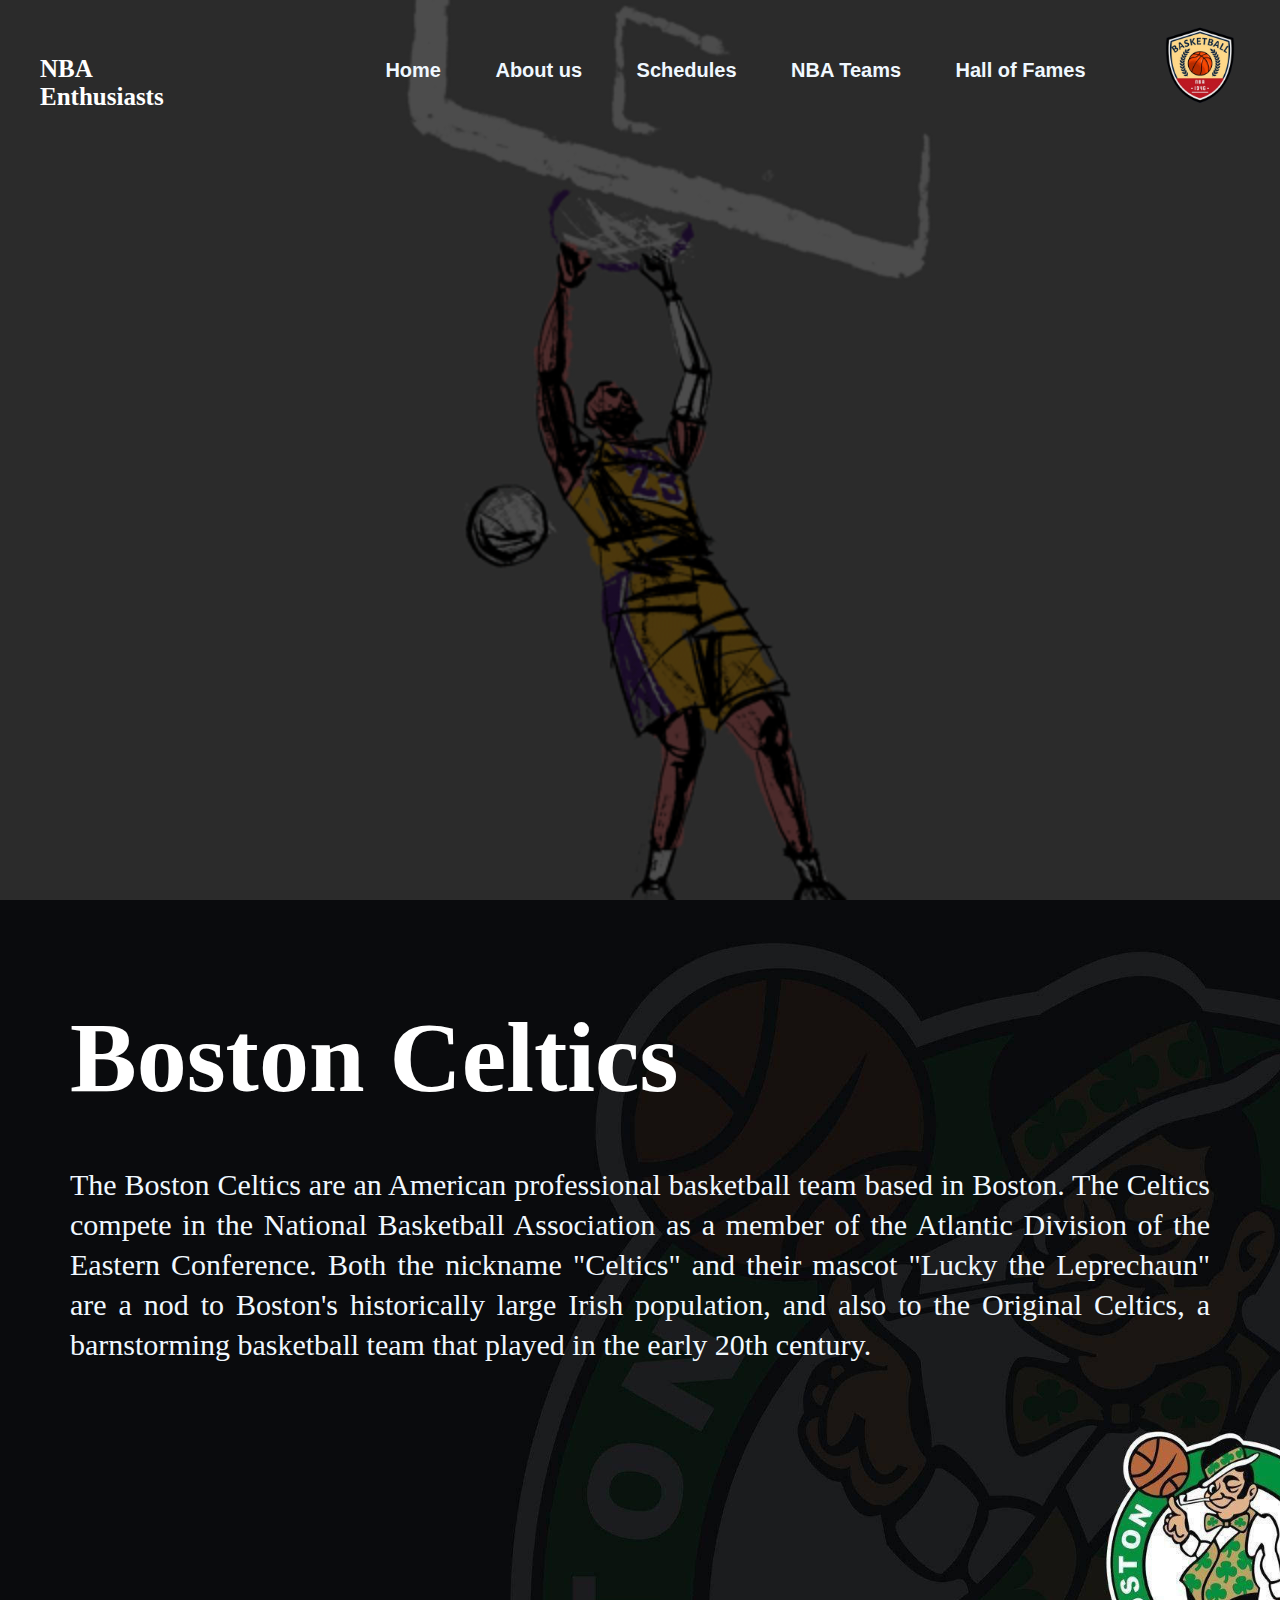
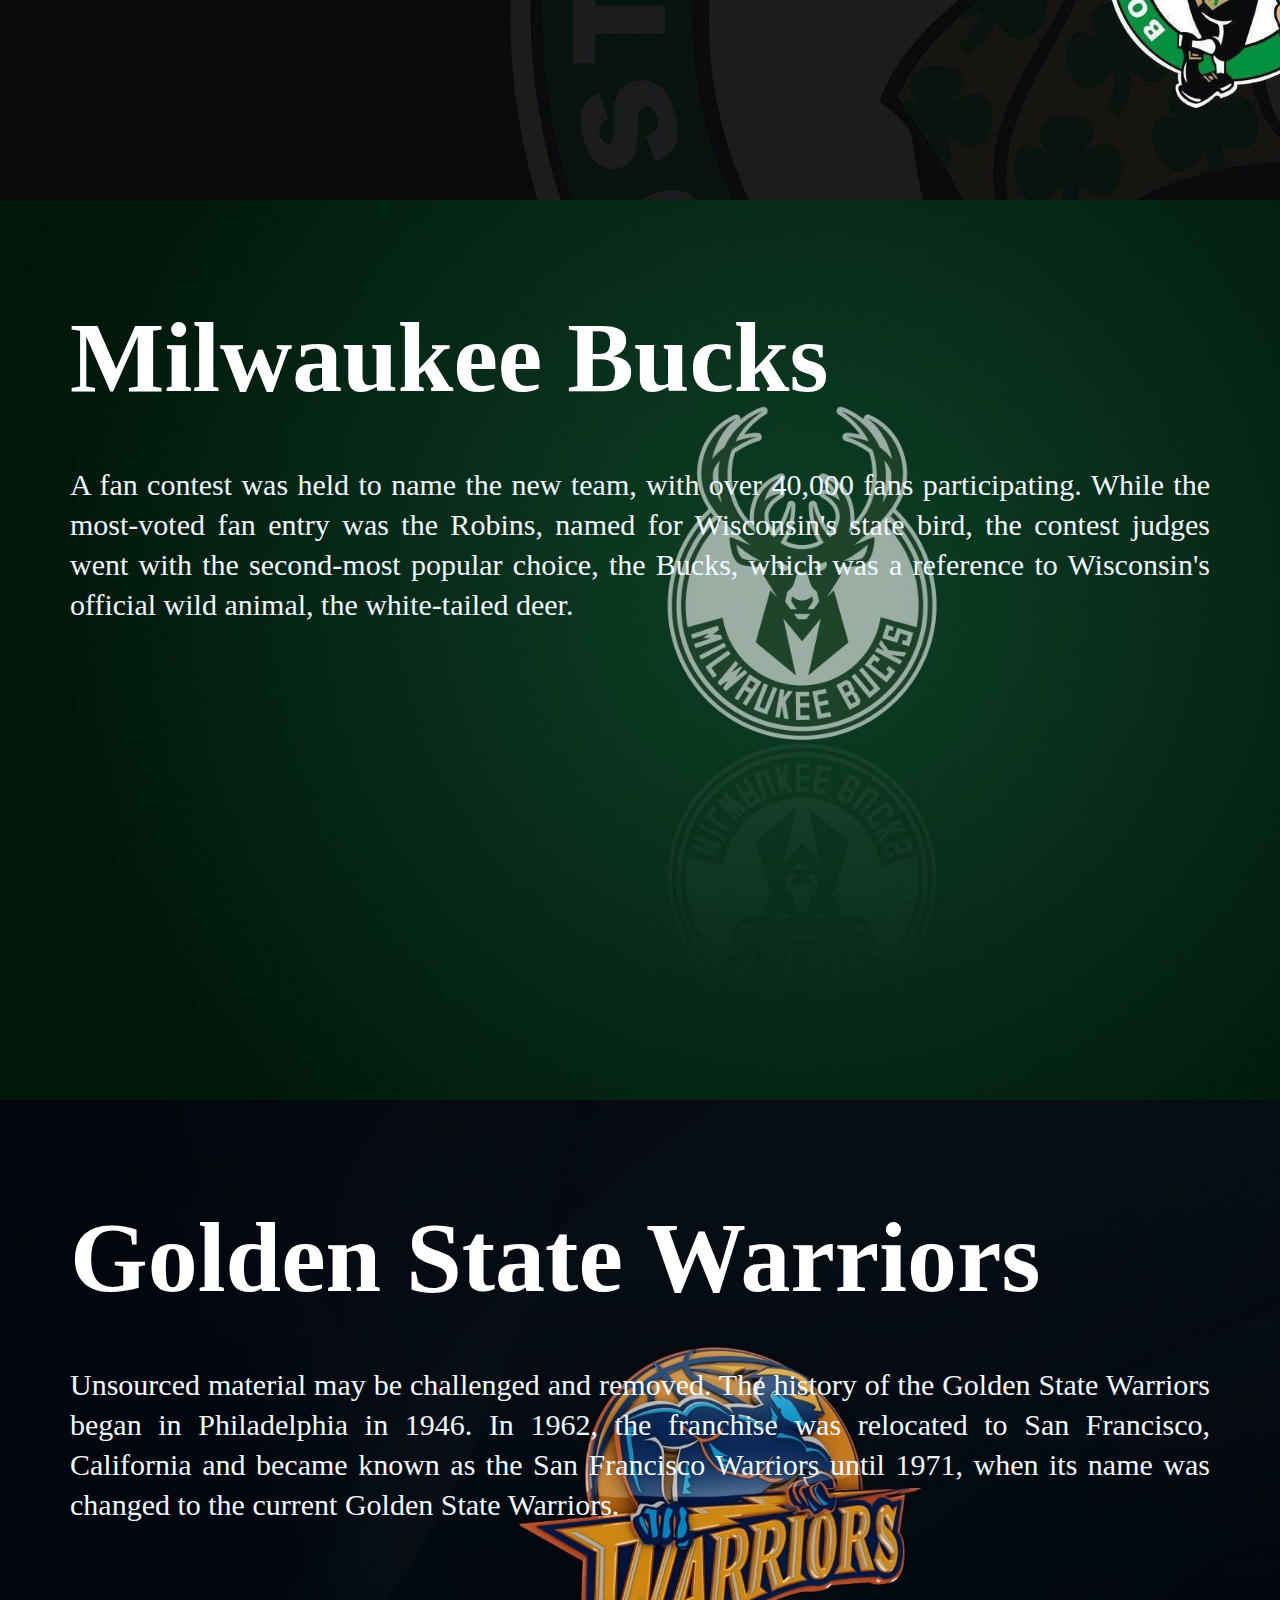
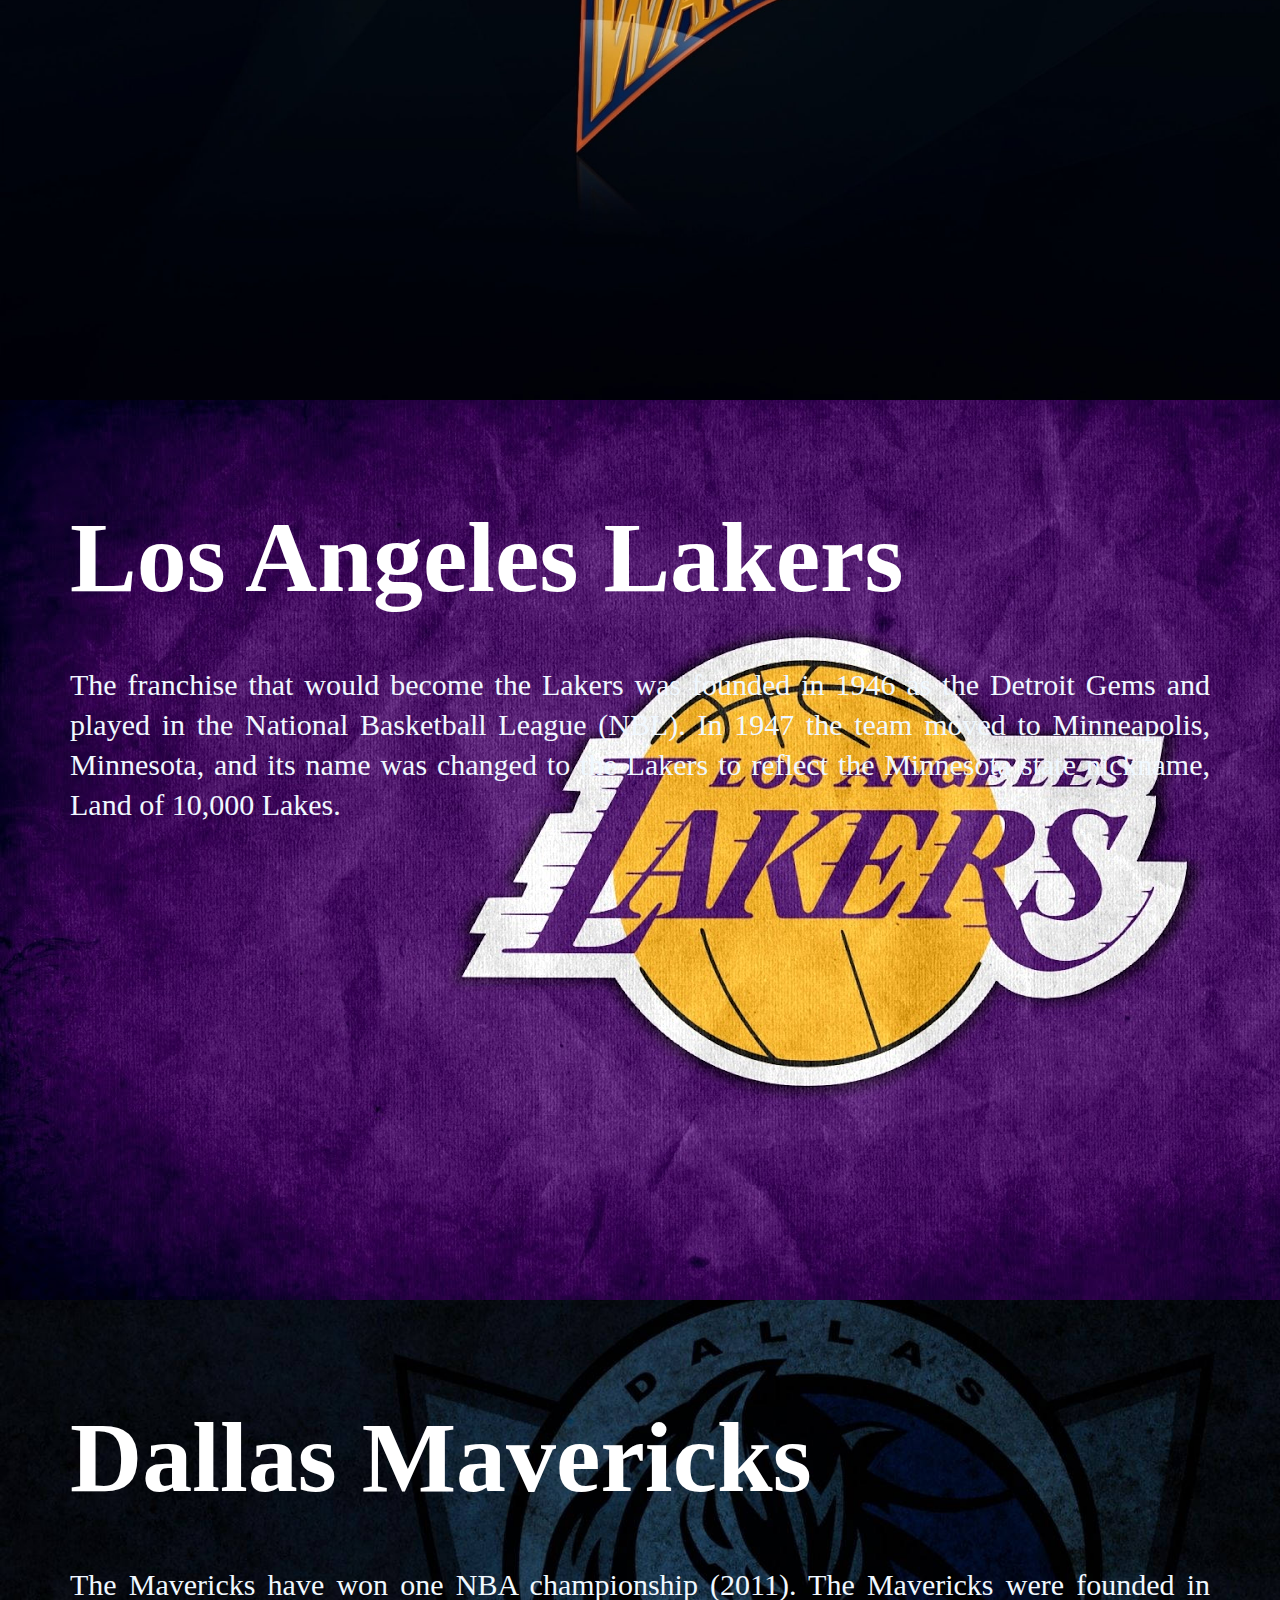
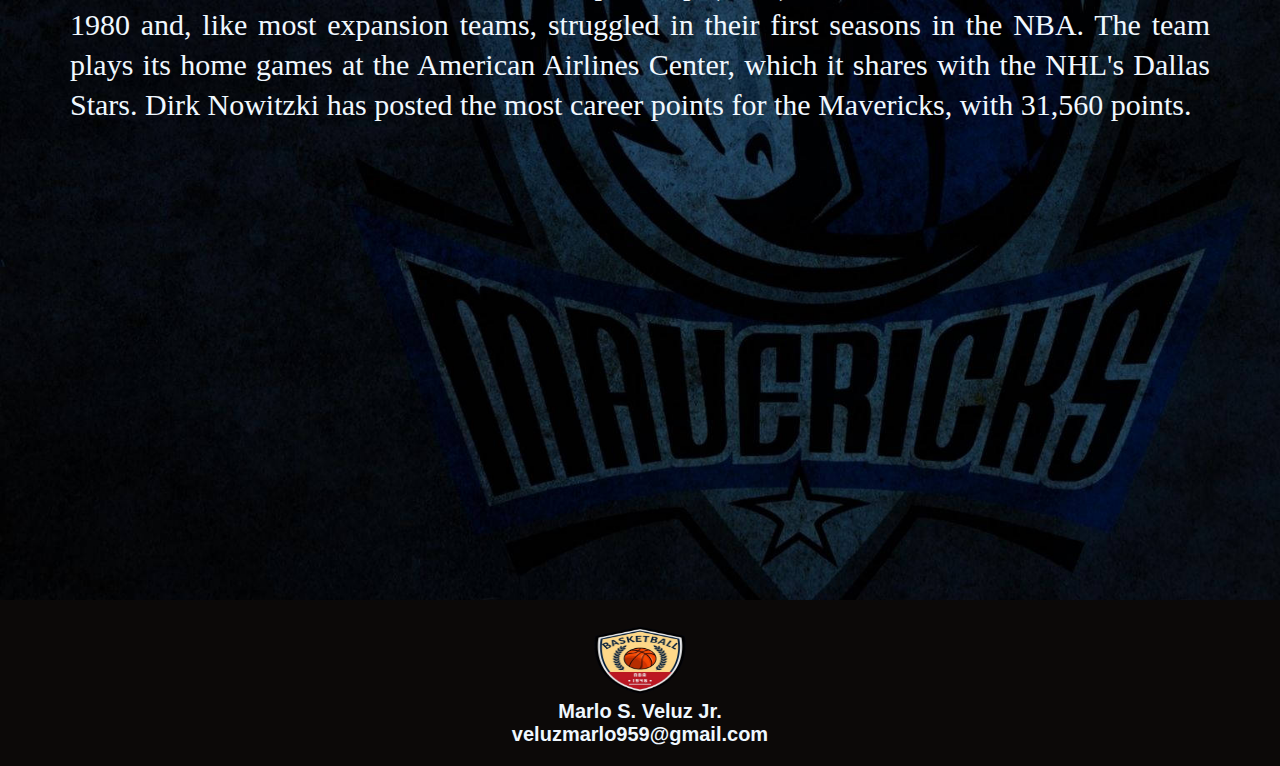
<file: index.html>
<!DOCTYPE html>
<html lang="en">
<head>
    <meta charset="UTF-8">
    <meta name="viewport" content="width=device-width, initial-scale=1.0">
    <link rel="stylesheet" href="https://fonts.googleapis.com/css2?family=Material+Symbols+Outlined:opsz,wght,FILL,GRAD@20..48,100..700,0..1,-50..200">
    <link rel="stylesheet" href="style.css">
    <link rel="icon" href="logoo.png">
    <title>Basketball Enthusiasts</title>
</head>
<body>
    <div class="parent">
        <div class="Logo">
            <div class="nba"><a href="index.html">NBA Enthusiasts</a></div>
        </div>
        <div class="Nav">
          <a href="index.html"><h3>Home</h3></a>
          <a href="about.html"><h3>About us</h3></a>
          <a href="schedule.html"><h3>Schedules</h3></a>
          <a href="teams.html"><h3>NBA Teams</h3></a>
          <a href="hof.html" target="blank" style="margin-right: 5px;"><h3>Hall of Fames</h3></a>
    </div>
    </div>
    <aside class="sidebar">
        <div class="logo">
          <img src="logoo.png" alt="logo">
          <h2>NBA Enthusiasts</h2>
        </div>
        <ul class="links">
          <h4>Main Menu</h4>
          <li>
            <a href="index.html">Home</a>
          </li>
          <li>
            <a href="about.html">About us</a>
          </li>
          <li>
            <a href="schedule.html">Schedules</a>
          </li>
          <li>
            <a href="teams.html">NBA Teams</a>
          </li>
          <li>
            <a href="hof.html">Hall of Fames</a>
          </li>
        </ul>
      </aside>
      
        <div class="box" style="background-image: url('one.jpg');"><h1>Boston Celtics</h1><p>The Boston Celtics are an American professional basketball team based in Boston. The Celtics compete in the National Basketball Association as a member of the Atlantic Division of the Eastern Conference. Both the nickname "Celtics" and their mascot "Lucky the Leprechaun" are a nod to Boston's historically large Irish population, and also to the Original Celtics, a barnstorming basketball team that played in the early 20th century.</p></div>
        <div class="box" style="background-image: url('two.jpg');"><h1>Milwaukee Bucks</h1><p>A fan contest was held to name the new team, with over 40,000 fans participating. While the most-voted fan entry was the Robins, named for Wisconsin's state bird, the contest judges went with the second-most popular choice, the Bucks, which was a reference to Wisconsin's official wild animal, the white-tailed deer.</p></div>
        <div class="box" style="background-image: url('gs.jpg');"><h1>Golden State Warriors</h1><p>Unsourced material may be challenged and removed. The history of the Golden State Warriors began in Philadelphia in 1946. In 1962, the franchise was relocated to San Francisco, California and became known as the San Francisco Warriors until 1971, when its name was changed to the current Golden State Warriors.</p></div>
        <div class="box" style="background-image: url('lal.jpg');"><h1>Los Angeles Lakers</h1><p>The franchise that would become the Lakers was founded in 1946 as the Detroit Gems and played in the National Basketball League (NBL). In 1947 the team moved to Minneapolis, Minnesota, and its name was changed to the Lakers to reflect the Minnesota state nickname, Land of 10,000 Lakes.</p></div>
        <div class="box" style="background-image: url('five.jpg');"><h1>Dallas Mavericks</h1><p>The Mavericks have won one NBA championship (2011). The Mavericks were founded in 1980 and, like most expansion teams, struggled in their first seasons in the NBA. The team plays its home games at the American Airlines Center, which it shares with the NHL's Dallas Stars. Dirk Nowitzki has posted the most career points for the Mavericks, with 31,560 points. </p></div>
    <div class="footer">
    <img class="Flogo" src="logoo.png">
    <h5 class="loc">Marlo S. Veluz Jr. <br>veluzmarlo959@gmail.com</h5>
    </div>
</body>
</html>
</file>
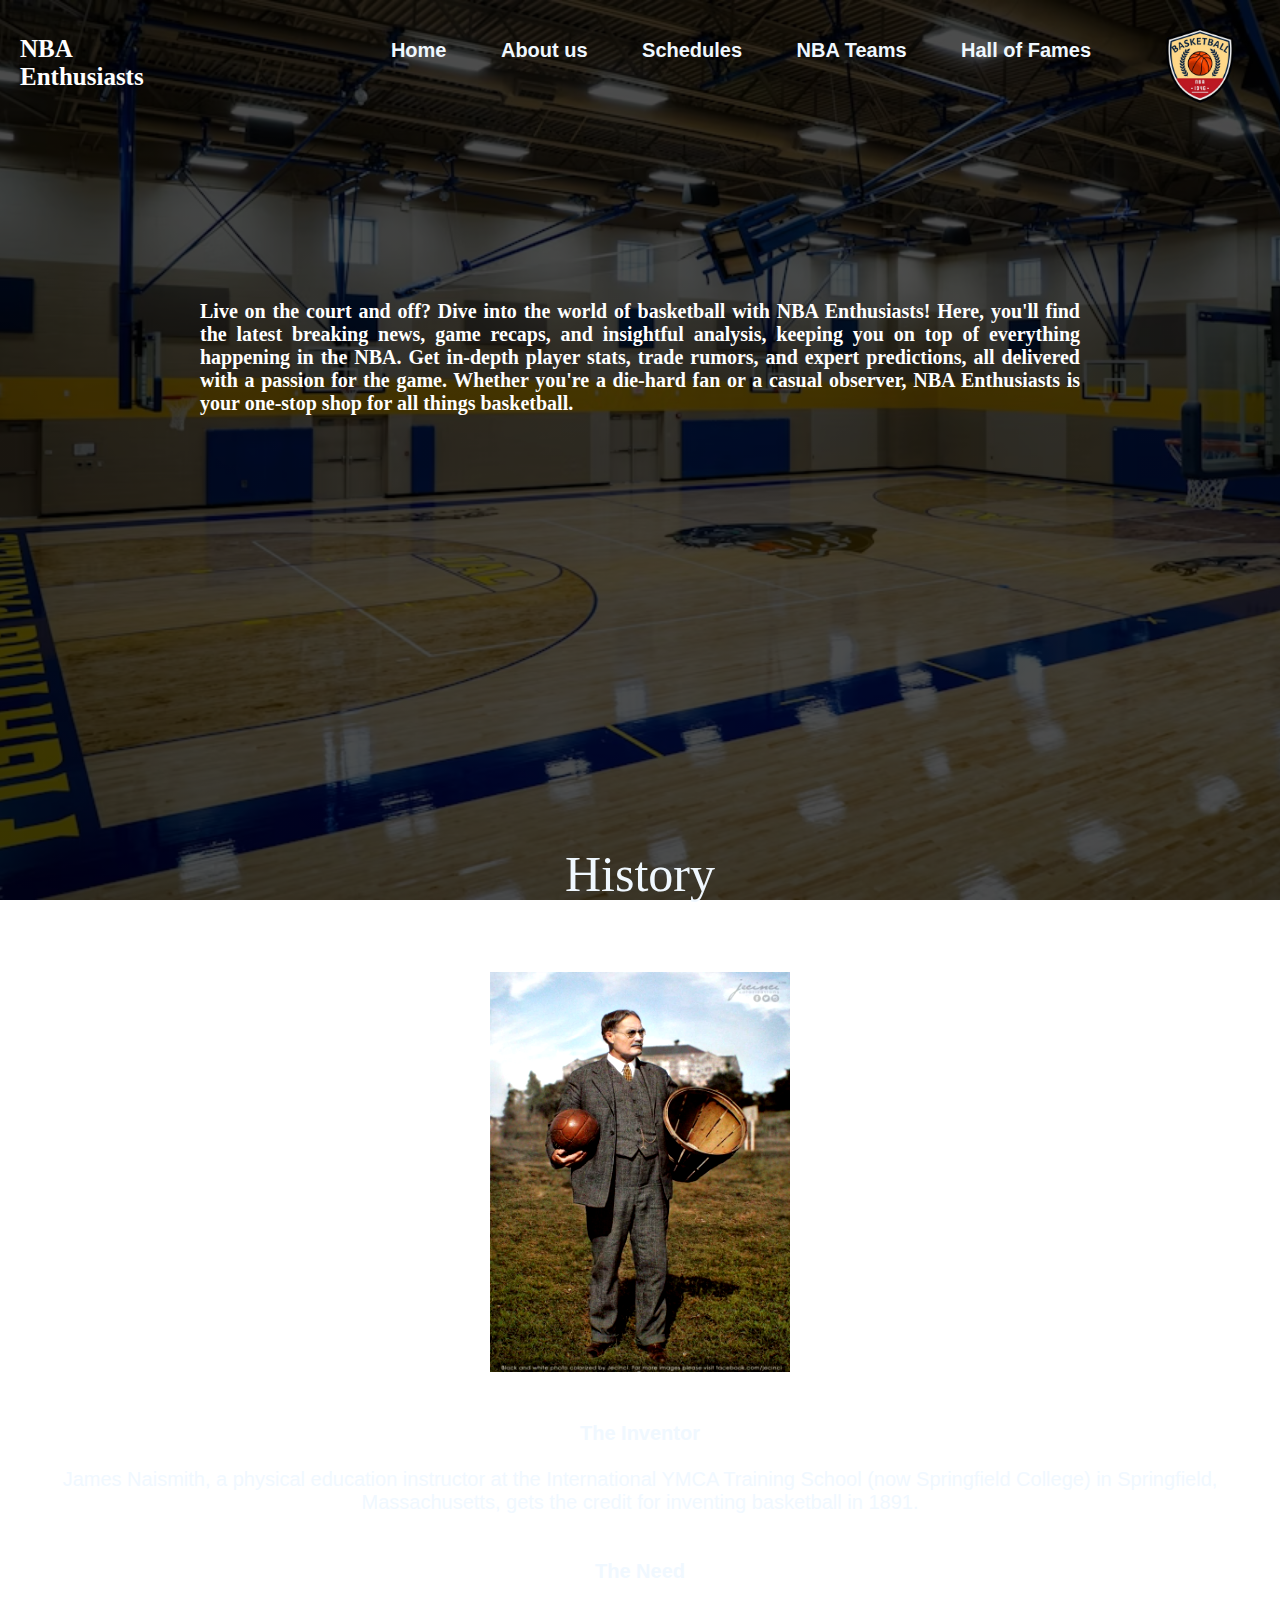
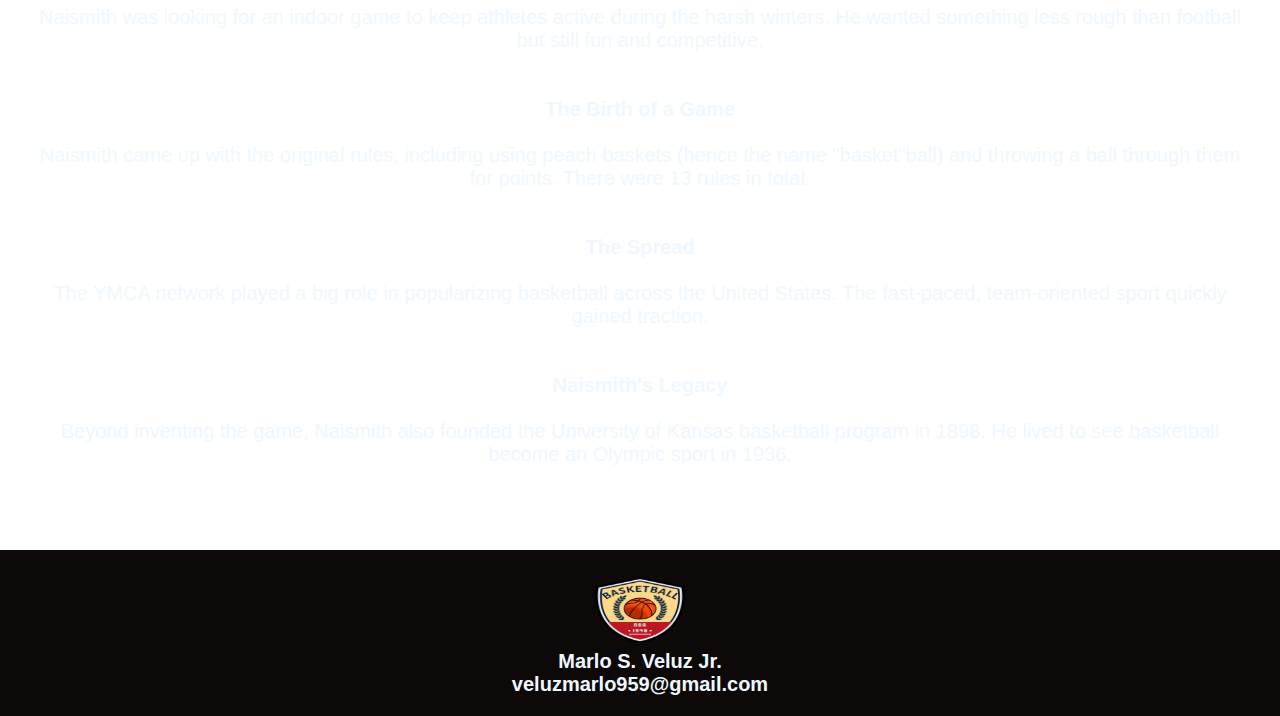
<file: about.html>
<!DOCTYPE html>
<html lang="en">
<head>
    <meta charset="UTF-8">
    <meta name="viewport" content="width=device-width, initial-scale=1.0">
    <link rel="stylesheet" href="style.css">
    <title>About us</title>
</head>
<body>
    <div class="about_bg">
      <div class="Logo">
        <div class="nba"><a href="index.html">NBA Enthusiasts</a></div>
    </div>
        
        <div class="Nav">
            <a href="index.html"><h3>Home</h3></a>
            <a href="about.html"><h3>About us</h3></a>
            <a href="schedule.html"><h3>Schedules</h3></a>
            <a href="teams.html"><h3>NBA Teams</h3></a>
            <a href="hof.html"><h3>Hall of Fames</h3></a>
    </div>
    <h6 class="head">Live on the court and off? Dive into the world of basketball with NBA Enthusiasts! Here, you'll find the latest breaking news,
       game recaps, and insightful analysis, keeping you on top of everything happening in the NBA. Get in-depth player stats, trade rumors, and 
       expert predictions, all delivered with a passion for the game. Whether you're a die-hard fan or a casual observer, NBA Enthusiasts is your 
       one-stop shop for all things basketball.</h6>
    <div class="history">
      <span>History</span><br><br><br><br>  
      <img class="Naismith" src="bg/james.webp">
      <b>The Inventor</b><br><br>James Naismith, a physical education instructor at the International YMCA Training School (now Springfield College) in Springfield, Massachusetts, gets the credit for inventing basketball in 1891.<br><br><br>

      <b>The Need</b><br><br>Naismith was looking for an indoor game to keep athletes active during the harsh winters. He wanted something less rough than football but still fun and competitive.<br><br><br>
      
      <b>The Birth of a Game</b><br><br>Naismith came up with the original rules, including using peach baskets (hence the name "basket"ball) and throwing a ball through them for points. There were 13 rules in total.<br><br><br>
      
      <b>The Spread</b><br><br>The YMCA network played a big role in popularizing basketball across the United States. The fast-paced, team-oriented sport quickly gained traction.<br><br><br>
      
      <b>Naismith's Legacy</b><br><br>Beyond inventing the game, Naismith also founded the University of Kansas basketball program in 1898. He lived to see basketball become an Olympic sport in 1936.</div><br><br><br>
  </div>

    <div class="support"></div>
    <aside class="sidebar">
        <div class="logo">
          <img src="logoo.png" alt="logo">
          <h2>NBA Enthusiasts</h2>
        </div>
        <ul class="links">
          <h4>Main Menu</h4>
          <li>
            <a href="index.html">Home</a>
          </li>
          <li>
            <a href="about.html">About us</a>
          </li>
          <li>
            <a href="schedule.html">Schedules</a>
          </li>
          <li>
            <a href="teams.html">NBA Teams</a>
          </li>
          <li>
            <a href="hof.html">Hall of Fames</a>
          </li>
        </ul>
      </aside>
      <div class="footer">
        <img class="Flogo" src="logoo.png">
        <h5 class="loc">Marlo S. Veluz Jr. <br>veluzmarlo959@gmail.com</h5>
     </div>
    
</body>
</html>
</file>
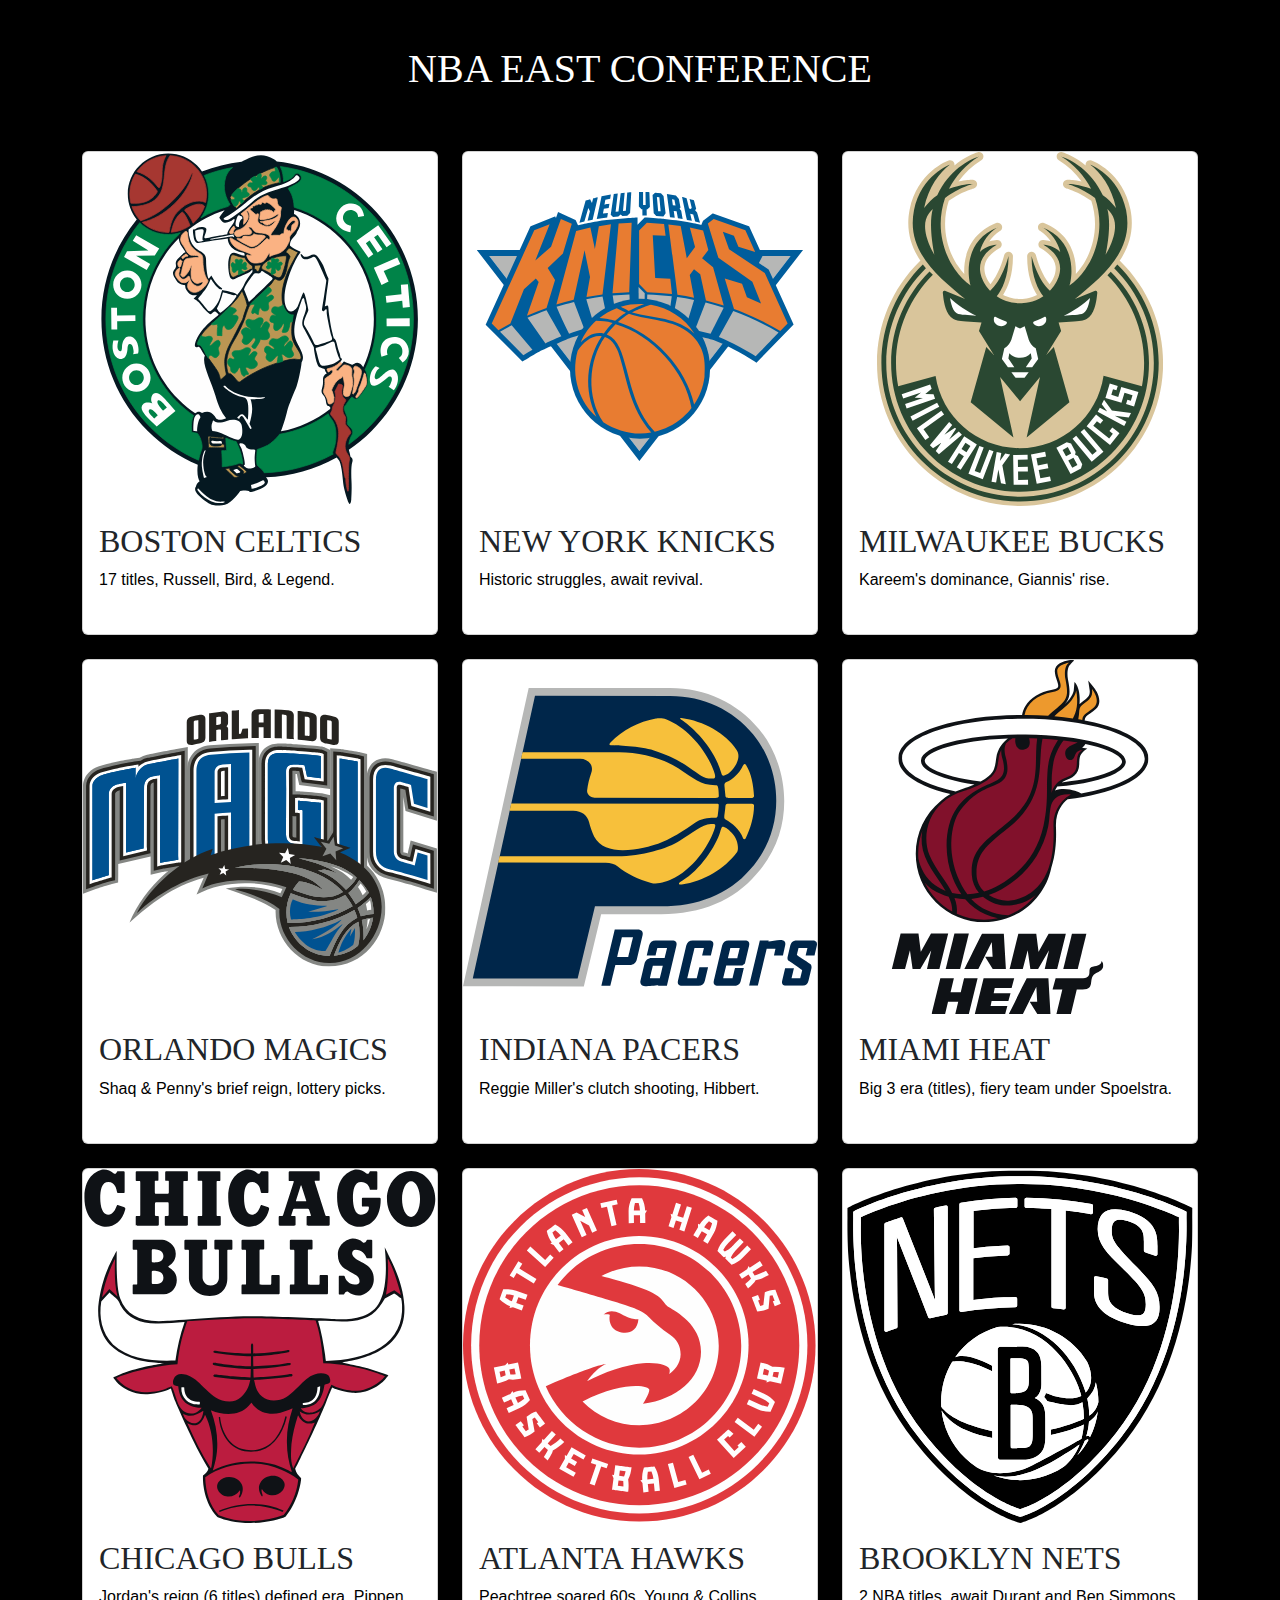
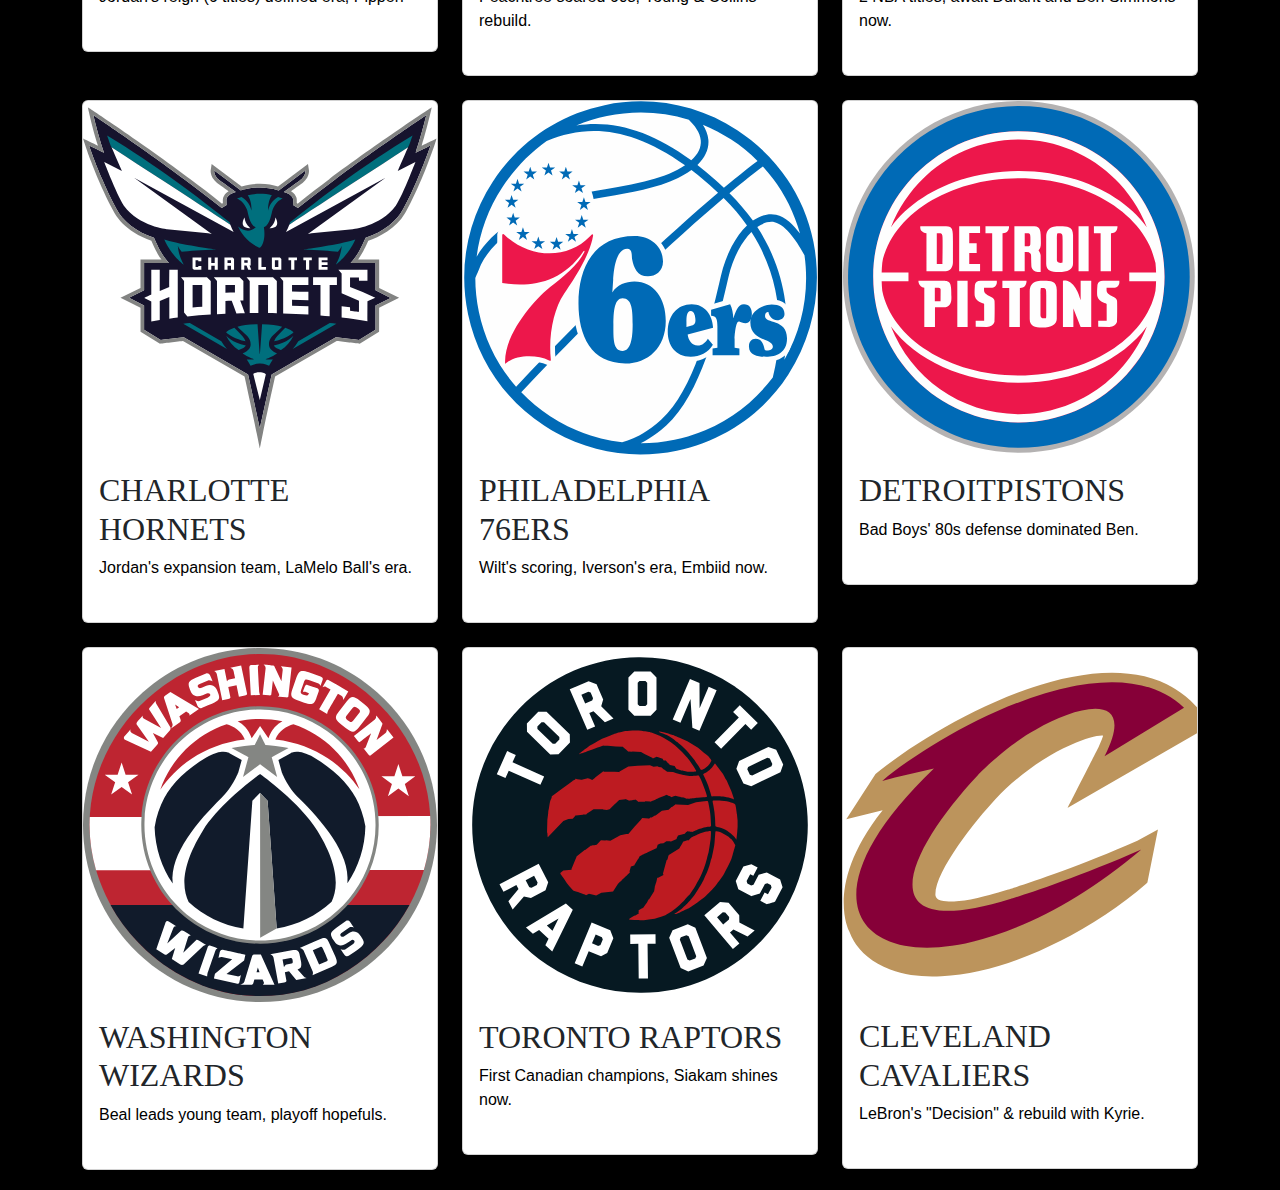
<file: east.html>
<!DOCTYPE html>
<html lang="en">
<head>
    <meta charset="UTF-8">
    <meta name="viewport" content="width=device-width, initial-scale=1.0">
    <link rel="stylesheet" href="team.css">
    <link href="https://cdn.jsdelivr.net/npm/bootstrap@5.3.3/dist/css/bootstrap.min.css" rel="stylesheet" integrity="sha384-QWTKZyjpPEjISv5WaRU9OFeRpok6YctnYmDr5pNlyT2bRjXh0JMhjY6hW+ALEwIH" crossorigin="anonymous">
    <title>Eastern Conference</title>
</head>
<body>
    <div class="wrap">
    <h1>Nba East Conference</h1>
    <div class="container">
        <div class="row row-cols-1 row-cols-md-3 g-4">
            <div class="one">
            <div class="col">
                <div class="card">
                    <img src="east teams/boston.svg" class="card-img-top" alt="Boston Celtics">
                    <div class="card-body">
                        <h2>Boston Celtics</h2>
                        <p>17 titles, Russell, Bird, & Legend.</p>
                    </div>
                </div>
            </div>
        </div>
            <div class="col">
                <div class="card">
                    <img src="east teams/NewYork.svg" class="card-img-top" alt="New York City">
                    <div class="card-body">
                        <h2>New York Knicks</h2>
                        <p>Historic struggles, await revival.</p>
                    </div>
                </div>
            </div>
            <div class="col">
                <div class="card">
                    <img src="east teams/bucks.svg" class="card-img-top" alt="Milwaukee Bucks">
                    <div class="card-body">
                        <h2>Milwaukee Bucks</h2>
                        <p>Kareem's dominance, Giannis' rise.</p>
                    </div>
                </div>
            </div>
            <div class="col">
                <div class="card">
                    <img src="east teams/magic.svg" class="card-img-top" alt="Orlando Magics">
                    <div class="card-body">
                        <h2>Orlando Magics</h2>
                        <p>Shaq & Penny's brief reign, lottery picks.</p>
                    </div>
                </div>
            </div>
            <div class="col">
                <div class="card">
                    <img src="east teams/pacers.svg" class="card-img-top" alt="Indiana Pacers">
                    <div class="card-body">
                        <h2>Indiana Pacers</h2>
                        <p>Reggie Miller's clutch shooting, Hibbert.</p>
                    </div>
                </div>
            </div>
            <div class="col">
                <div class="card">
                    <img src="east teams/heat.svg" class="card-img-top" alt="Miami Heat">
                    <div class="card-body">
                        <h2>Miami Heat</h2>
                        <p>Big 3 era (titles), fiery team under Spoelstra.</p>
                    </div>
                </div>
            </div>
            <div class="col">
                <div class="card">
                    <img src="east teams/bulls.svg" class="card-img-top" alt="Chicago Bulls">
                    <div class="card-body">
                        <h2>Chicago Bulls</h2>
                        <p>Jordan's reign (6 titles) defined era, Pippen
                        </p>
                    </div>
                </div>
            </div>
            <div class="col">
                <div class="card">
                    <img src="east teams/hawks.svg" class="card-img-top" alt="Atlanta Hawks">
                    <div class="card-body">
                        <h2>Atlanta Hawks</h2>
                        <p>Peachtree soared 60s, Young & Collins rebuild.</p>
                    </div>
                </div>
            </div>
            <div class="col">
                <div class="card">
                    <img src="east teams/nets.svg" class="card-img-top" alt="Brooklyn Nets">
                    <div class="card-body">
                        <h2>Brooklyn Nets</h2>
                        <p>2 NBA titles, await Durant and Ben Simmons now.</p>
                    </div>
                </div>
            </div>
            <div class="col">
                <div class="card">
                    <img src="east teams/hornets.svg" class="card-img-top" alt="Charlotte Hornets">
                    <div class="card-body">
                        <h2>Charlotte Hornets</h2>
                        <p>Jordan's expansion team, LaMelo Ball's era.</p>
                    </div>
                </div>
            </div>
            <div class="col">
                <div class="card">
                    <img src="east teams/sixers.svg" class="card-img-top" alt="Philadelphia 76ers">
                    <div class="card-body">
                        <h2>Philadelphia 76ers</h2>
                        <p>Wilt's scoring, Iverson's era, Embiid now.</p>
                    </div>
                </div>
            </div>
            <div class="col">
                <div class="card">
                    <img src="east teams/pistons.svg" class="card-img-top" alt="Detroit Pistons">
                    <div class="card-body">
                        <h2>DetroitPistons</h2>
                        <p>Bad Boys' 80s defense dominated Ben.</p>
                    </div>
                </div>
            </div>
            <div class="col">
                <div class="card">
                    <img src="east teams/wizards.svg" class="card-img-top" alt="Washington Wizards">
                    <div class="card-body">
                        <h2>Washington Wizards</h2>
                        <p>Beal leads young team, playoff hopefuls.</p>
                    </div>
                </div>
            </div>
            <div class="col">
                <div class="card">
                    <img src="east teams/raptors.svg" class="card-img-top" alt="Toronto Raptors">
                    <div class="card-body">
                        <h2>Toronto Raptors</h2>
                        <p>First Canadian champions, Siakam shines now.</p>
                    </div>
                </div>
            </div>
            <div class="col">
                <div class="card">
                    <img src="east teams/cavs.svg" class="card-img-top" alt="Cleveland Cavaliers">
                    <div class="card-body">
                        <h2>Cleveland Cavaliers</h2>
                        <p>LeBron's "Decision" & rebuild with Kyrie.</p>
                    </div>
                </div>

            </div>

        </div>
    </div>
</div>


</body>
</html>
</file>
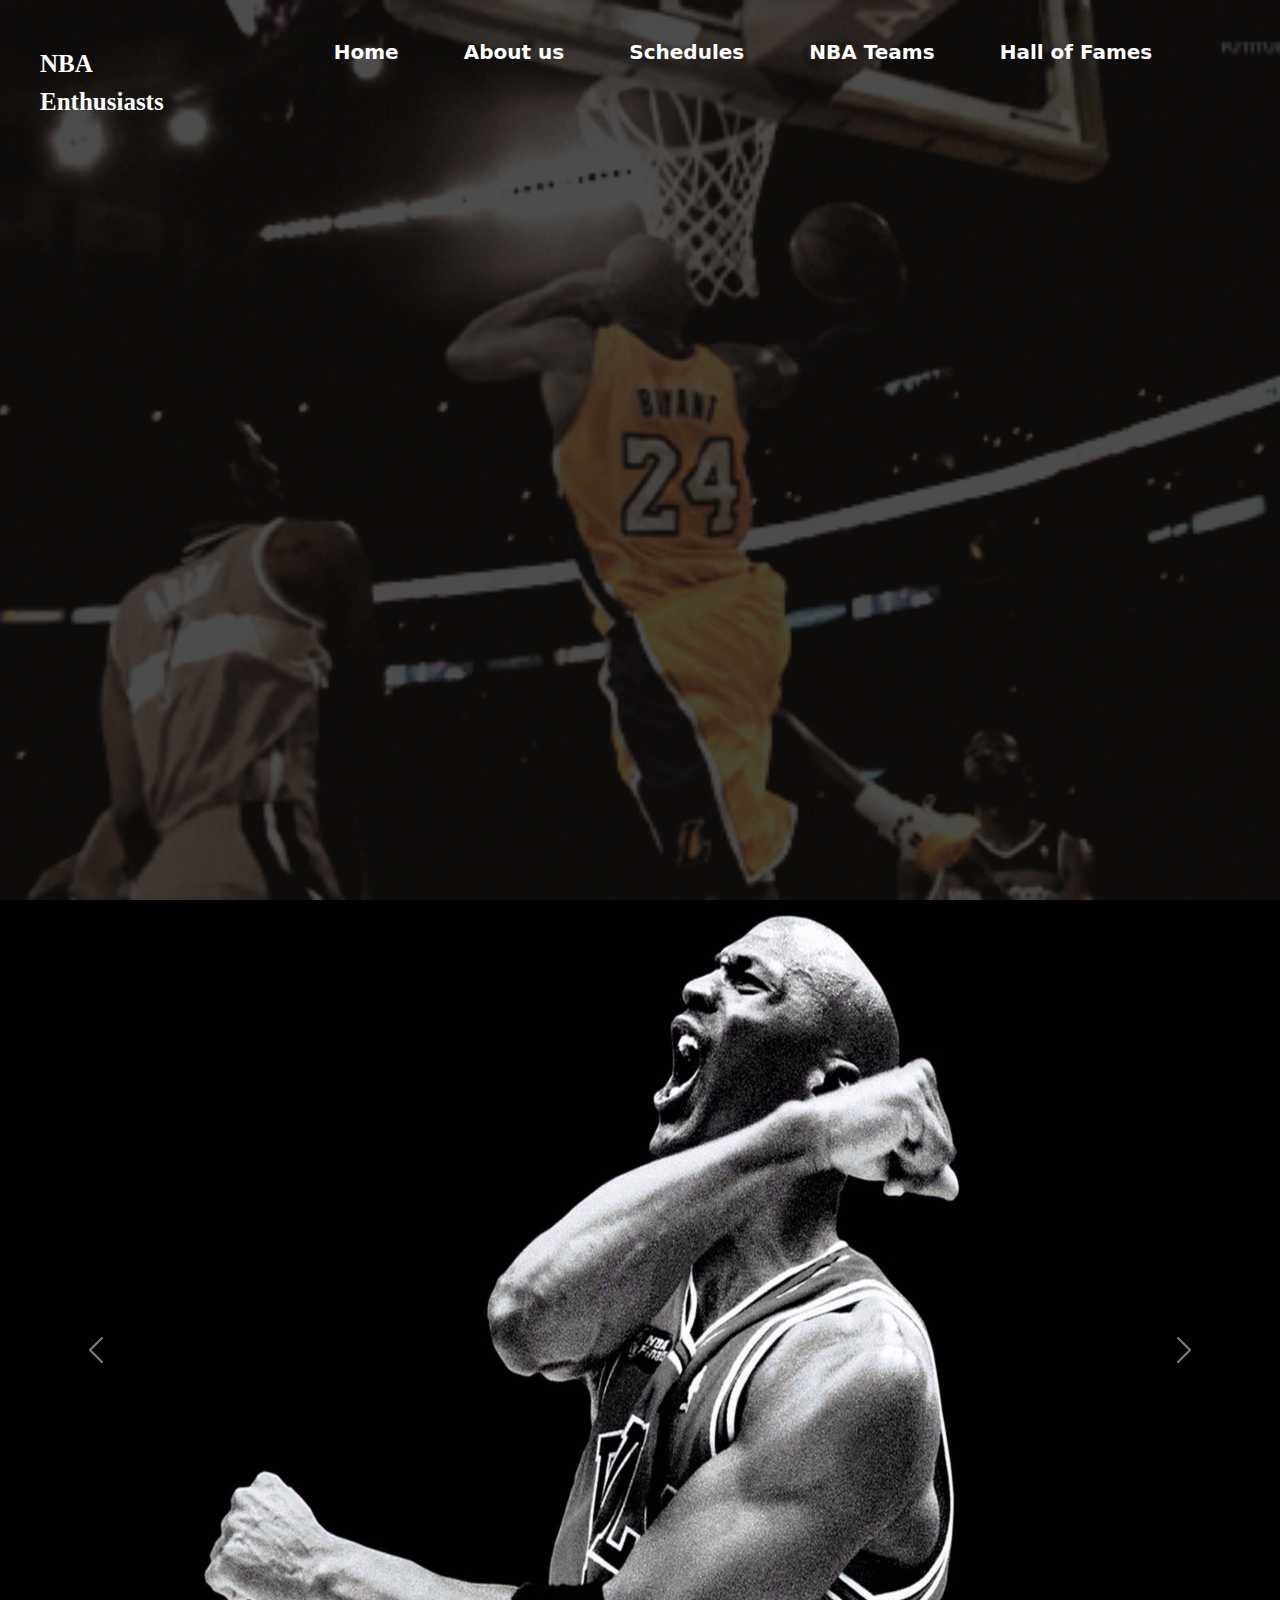
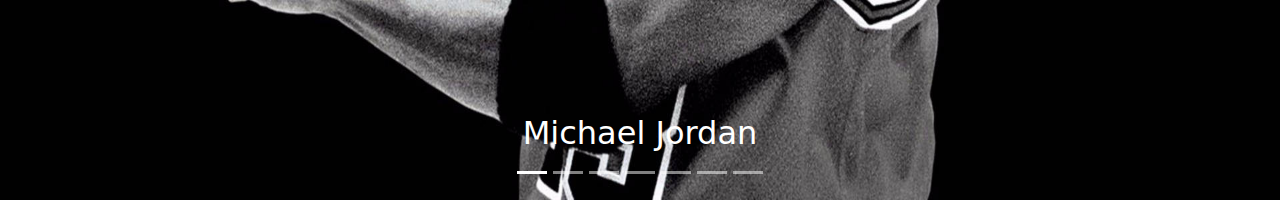
<file: hof.html>
<!DOCTYPE html>
<html lang="en">
<head>
    <meta charset="UTF-8">
    <meta name="viewport" content="width=device-width, initial-scale=1.0">
    <title>Hall of Fames</title>
    <link href="https://cdn.jsdelivr.net/npm/bootstrap@5.3.3/dist/css/bootstrap.min.css" rel="stylesheet" integrity="sha384-QWTKZyjpPEjISv5WaRU9OFeRpok6YctnYmDr5pNlyT2bRjXh0JMhjY6hW+ALEwIH" crossorigin="anonymous">
    <script src="https://cdn.jsdelivr.net/npm/bootstrap@5.3.3/dist/js/bootstrap.bundle.min.js" integrity="sha384-YvpcrYf0tY3lHB60NNkmXc5s9fDVZLESaAA55NDzOxhy9GkcIdslK1eN7N6jIeHz" crossorigin="anonymous"></script>
    <link rel="stylesheet" href="hof.css">
</head>
<body>
    <div class="parent">
        <div class="Logo">
            <div class="nba"><a href="index.html">NBA Enthusiasts</a></div>
        </div>
    <div class="Nav">
      <a href="index.html"><h3>Home</h3></a>
      <a href="about.html"><h3>About us</h3></a>
      <a href="schedule.html"><h3>Schedules</h3></a>
      <a href="teams.html"><h3>NBA Teams</h3></a>
      <a href="hof.html"><h3>Hall of Fames</h3></a>
</div>
</div>
<div id="carouselExampleCaptions" class="carousel slide carousel-fade">
    <div class="carousel-indicators">
      <button type="button" data-bs-target="#carouselExampleCaptions" data-bs-slide-to="0" class="active" aria-current="true" aria-label="Slide 1"></button>
      <button type="button" data-bs-target="#carouselExampleCaptions" data-bs-slide-to="1" aria-label="Slide 2"></button>
      <button type="button" data-bs-target="#carouselExampleCaptions" data-bs-slide-to="2" aria-label="Slide 3"></button>
      <button type="button" data-bs-target="#carouselExampleCaptions" data-bs-slide-to="3" aria-label="Slide 4"></button>
      <button type="button" data-bs-target="#carouselExampleCaptions" data-bs-slide-to="4" aria-label="Slide 5"></button>
      <button type="button" data-bs-target="#carouselExampleCaptions" data-bs-slide-to="5" aria-label="Slide 6"></button>
      <button type="button" data-bs-target="#carouselExampleCaptions" data-bs-slide-to="6" aria-label="Slide 7"></button>
    </div>
    <div class="carousel-inner">
      <div class="carousel-item active">
        <img src="hof/mj.jpg" class="d-block w-100" alt="jordan">
        <div class="carousel-caption d-md-block">
          <h2>Michael Jordan</h2>
        </div>
      </div>
      <div class="carousel-item">
        <img src="hof/kobe.png" class="d-block w-100" alt="kobe">
        <div class="carousel-caption d-md-block">
          <h2>Kobe Bryant</h2>
        </div>
      </div>
      <div class="carousel-item">
        <img src="hof/pierce.jpg" class="d-block w-100" alt="Pierce">
        <div class="carousel-caption d-md-block">
          <h2>Paul Pierce</h2>
        </div>
      </div>
      <div class="carousel-item">
        <img src="hof/duncan.jpg" class="d-block w-100" alt="shaq">
        <div class="carousel-caption d-md-block">
          <h2>Tim Duncan</h2>
        </div>
      </div>
      <div class="carousel-item">
        <img src="hof/parker.jpg" class="d-block w-100" alt="shaq">
        <div class="carousel-caption d-md-block">
          <h2>Tony Parker</h2>
        </div>
      </div>
      <div class="carousel-item">
        <img src="hof/dirk.jpg" class="d-block w-100" alt="shaq">
        <div class="carousel-caption d-md-block">
          <h2>Dirk Nowitzki</h2>
        </div>
      </div>
      <div class="carousel-item">
        <img src="hof/ming.jpg" class="d-block w-100" alt="Yao Ming">
        <div class="carousel-caption d-md-block">
          <h2>Yao Ming</h2>
        </div>
      </div>
    </div>
    <button class="carousel-control-prev" type="button" data-bs-target="#carouselExampleCaptions" data-bs-slide="prev">
      <span class="carousel-control-prev-icon" aria-hidden="true"></span>
      <span class="visually-hidden">Previous</span>
    </button>
    <button class="carousel-control-next" type="button" data-bs-target="#carouselExampleCaptions" data-bs-slide="next">
      <span class="carousel-control-next-icon" aria-hidden="true"></span>
      <span class="visually-hidden">Next</span>
    </button>
  </div>
</body>
</html>
</file>
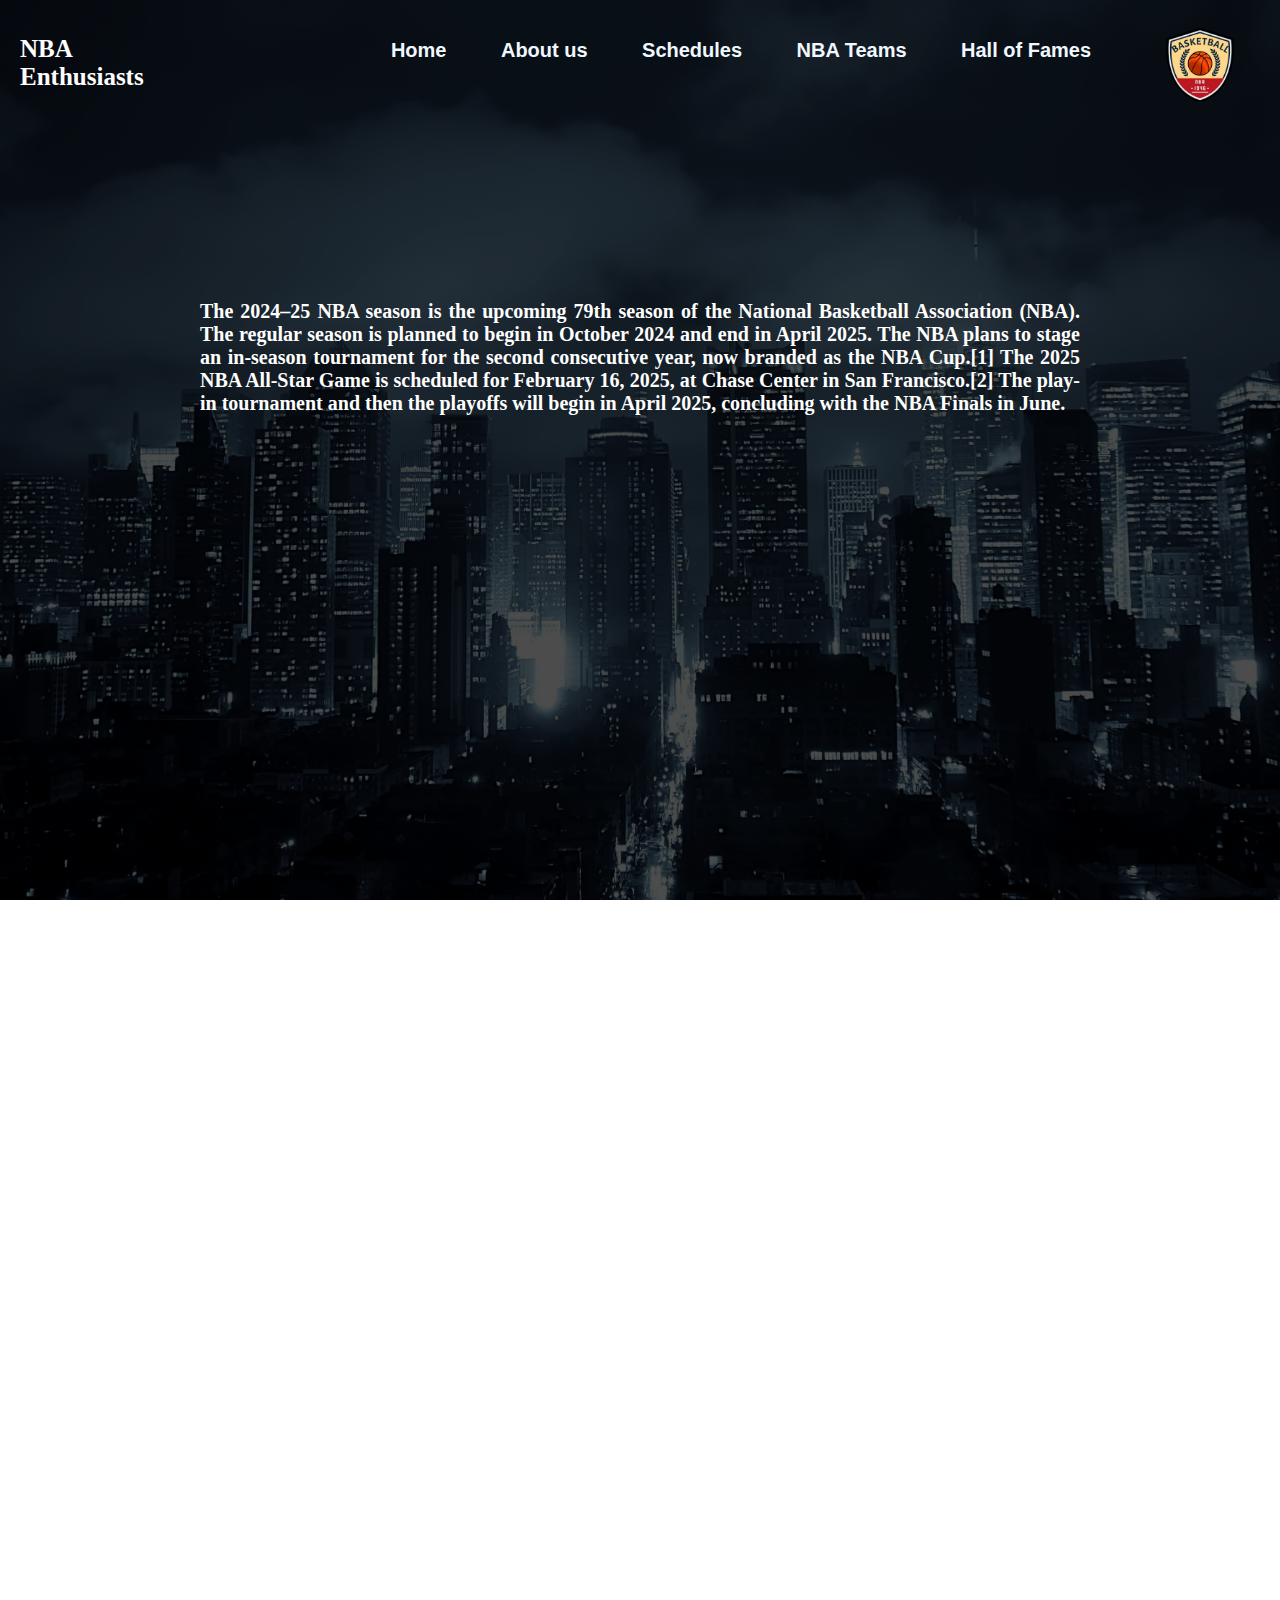
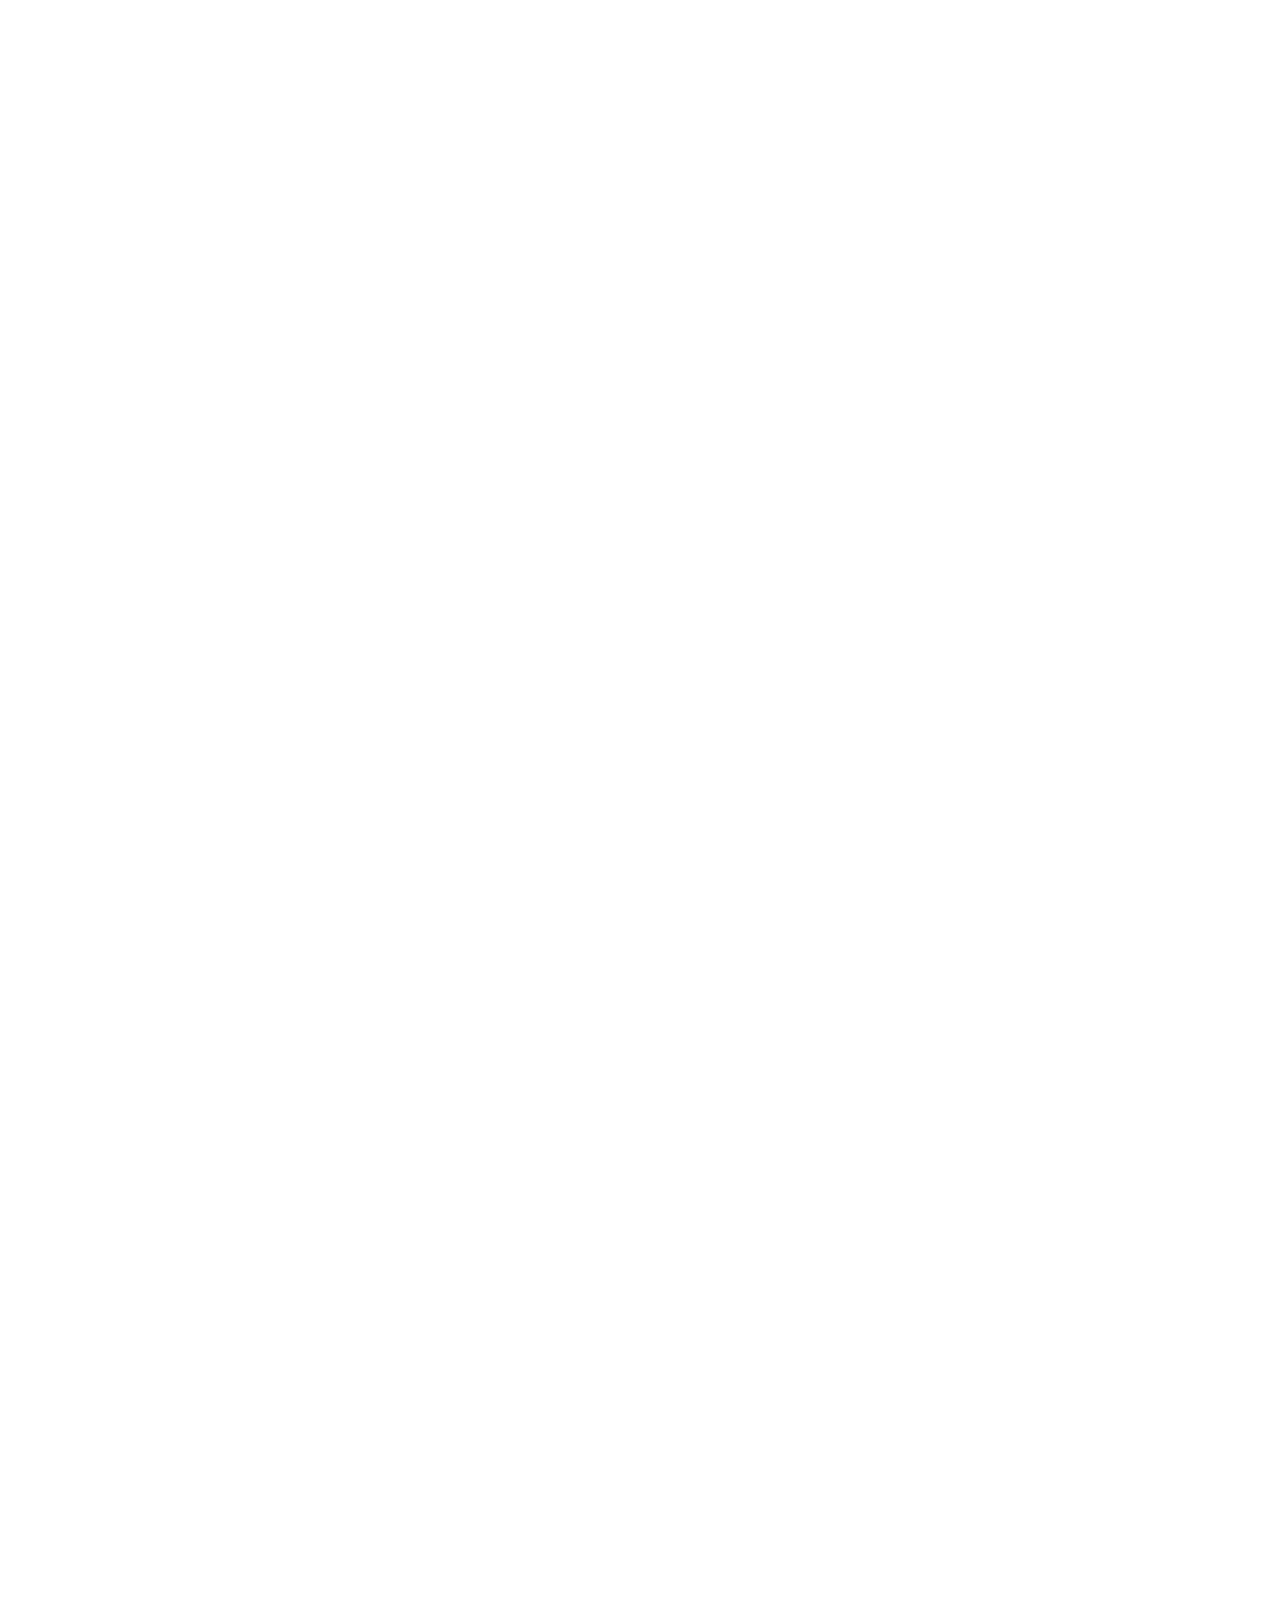
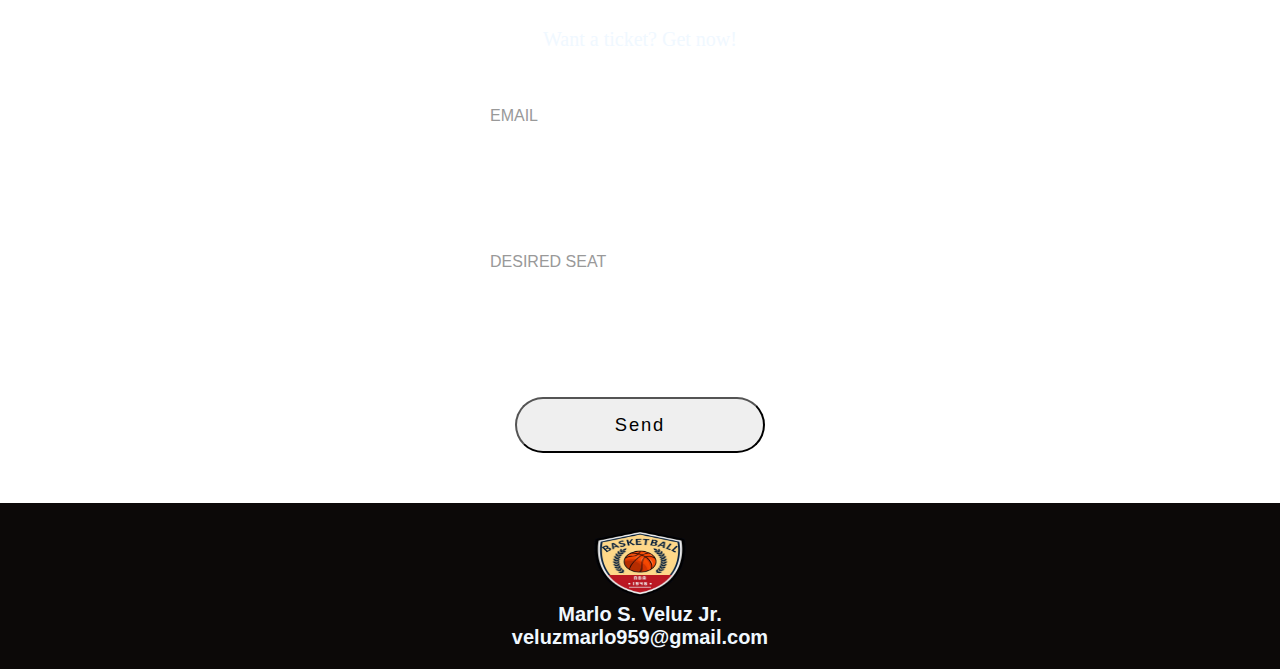
<file: schedule.html>
<!DOCTYPE html>
<html lang="en">
<head>
    <meta charset="UTF-8">
    <meta name="viewport" content="width=device-width, initial-scale=1.0">
    <link rel="stylesheet" href="style.css">
    <title>Schedules</title>
</head>
<body>
    <div class="sched_bg">
        <div class="Logo">
            <div class="nba"><a href="index.html">NBA Enthusiasts</a></div>
        </div>
        <div class="Nav">
            <a href="index.html"><h3>Home</h3></a>
            <a href="about.html"><h3>About us</h3></a>
            <a href="schedule.html"><h3>Schedules</h3></a>
            <a href="teams.html"><h3>NBA Teams</h3></a>
            <a href="hof.html"><h3>Hall of Fames</h3></a>
    </div>
    
    
    <h6 class="sched">The 2024–25 NBA season is the upcoming 79th season of the National Basketball Association (NBA). The regular season is planned to begin in October 2024 and end in April 2025. The NBA plans to stage an in-season tournament for the second consecutive year, now branded as the NBA Cup.[1] The 2025 NBA All-Star Game is scheduled for February 16, 2025, at Chase Center in San Francisco.[2] The play-in tournament and then the playoffs will begin in April 2025, concluding with the NBA Finals in June.</h6>
    <h1 class="All-Star">NBA All-Star Schedules</h1>
    <div class="list">
        <br>
        2025: Feb. 14-16 in San Francisco, CA<br><br>
        <iframe src="https://www.google.com/maps/embed?pb=!1m18!1m12!1m3!1d3153.939435430042!2d-122.39045212426558!3d37.76801827198706!2m3!1f0!2f0!3f0!3m2!1i1024!2i768!4f13.1!3m3!1m2!1s0x808f7fc67f4400e9%3A0x7d6793e3d8a141e3!2sChase%20Center!5e0!3m2!1sen!2sph!4v1720783375967!5m2!1sen!2sph"  style="border:0;" allowfullscreen="" loading="lazy" referrerpolicy="no-referrer-when-downgrade"></iframe>
        <br><br>2026: Feb. 13-15 in Los Angeles, CA<br><br>
        <iframe src="https://www.google.com/maps/embed?pb=!1m18!1m12!1m3!1d3306.03431435045!2d-118.26995022443991!3d34.042990873160484!2m3!1f0!2f0!3f0!3m2!1i1024!2i768!4f13.1!3m3!1m2!1s0x80c2c7b8f59efd39%3A0xf7a1121cc755e4b7!2sStaples%20Center!5e0!3m2!1sen!2sph!4v1720783501932!5m2!1sen!2sph"  style="border:0;" allowfullscreen="" loading="lazy" referrerpolicy="no-referrer-when-downgrade"></iframe>
        <br><br>2027: Feb. 19-21 in Phoenix, AZ<br><br>
        <iframe src="https://www.google.com/maps/embed?pb=!1m18!1m12!1m3!1d3329.137003854931!2d-112.07377522446644!3d33.44573697339139!2m3!1f0!2f0!3f0!3m2!1i1024!2i768!4f13.1!3m3!1m2!1s0x872b156ccf48c66f%3A0x7a220f94e2bf245b!2sFootprint%20Center!5e0!3m2!1sen!2sph!4v1720783595754!5m2!1sen!2sph"  style="border:0;" allowfullscreen="" loading="lazy" referrerpolicy="no-referrer-when-downgrade"></iframe>
      </div>
</div>

    <form action="https://formsubmit.co/202311932@fit.edu.ph" method="POST" >
        <div class="want">Want a ticket? Get now!<br><br><br></div> 
        <div class="inputBox">
            <label>Email</label><br><br>
            <input type="text" name="email" required>
        </div>
        <div class="inputBox">
            <label>Desired Seat</label><br><br><br>
            <select name="Seat" required>
              <option value="Vip">Vip</option>
              <option value="Lower Box A">Lower Box A</option>
              <option value="Lower Box B">Lower Box B</option>
              <option value="Upper Box A">Upper Box A</option>
              <option value="Upper Box B">Upper Box B</option>
              <option value="Gen Ad">Gen Ad</option>
            </select>
        </div>
        <div class="submit">
            <input type="submit" value="Send">
        </div>
    </form>
    <div class="support"></div>
    <aside class="sidebar">
        <div class="logo">
          <img src="logoo.png" alt="logo">
          <h2>NBA Enthusiasts</h2>
        </div>
        <ul class="links">
          <h4>Main Menu</h4>
          <li>
            <a href="index.html">Home</a>
          </li>
          <li>
            <a href="about.html">About us</a>
          </li>
          <li>
            <a href="schedule.html">Schedules</a>
          </li>
          <li>
            <a href="teams.html">NBA Teams</a>
          </li>
          <li>
            <a href="hof.html">Hall of Fames</a>
          </li>
        </ul>
      </aside>
      <div class="footer">
        <img class="Flogo" src="logoo.png">
        <h5 class="loc">Marlo S. Veluz Jr. <br>veluzmarlo959@gmail.com</h5>
     </div>
    
</body>
</html>
</file>
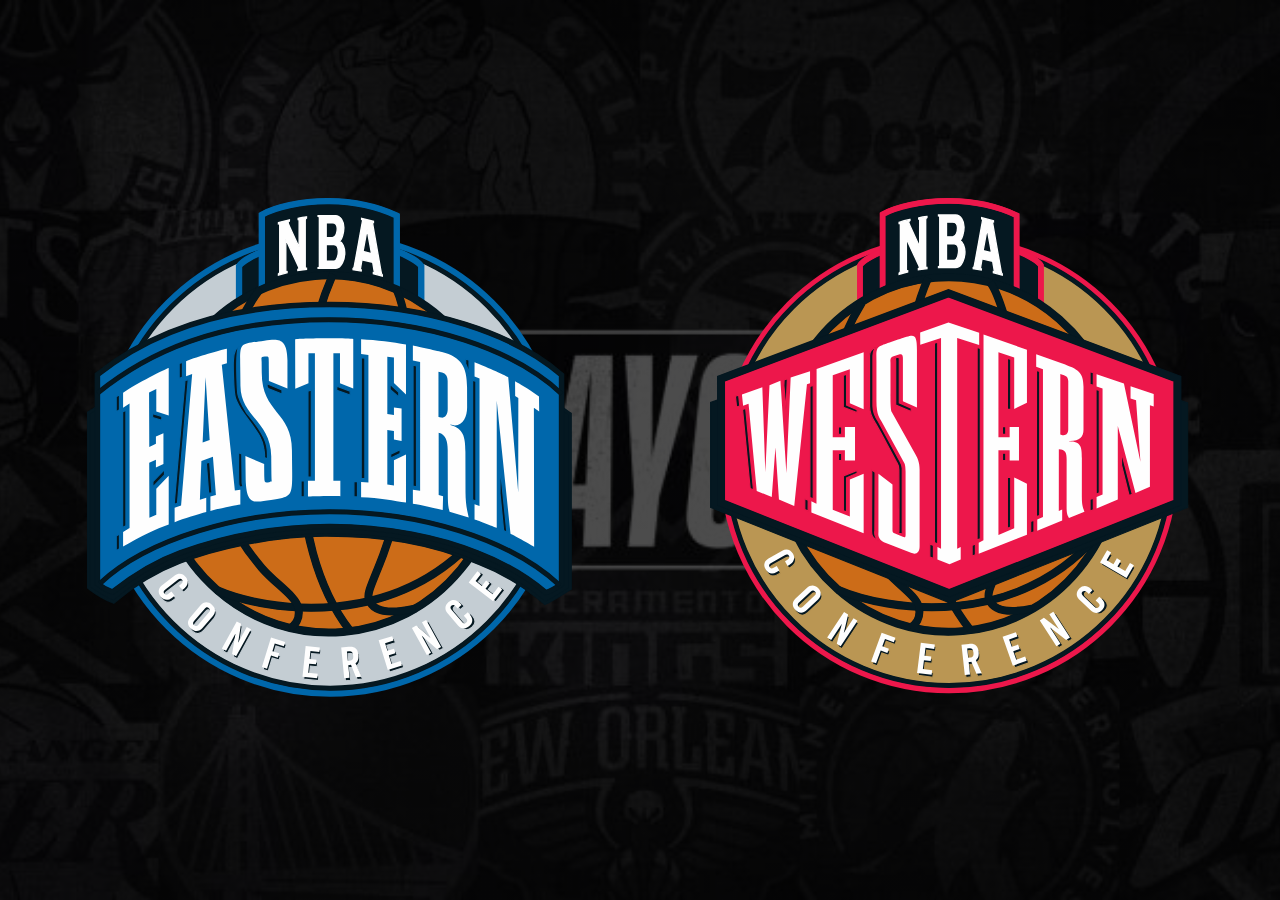
<file: teams.html>
<!DOCTYPE html>
<html lang="en">
<head>
    <meta charset="UTF-8">
    <meta name="viewport" content="width=device-width, initial-scale=1.0">
    <link rel="stylesheet"  href="team.css">
    <title>NBA Teams</title>
</head>
<body>
    
    <div class="parent">
        <a class="east" href="east.html"><img src="east.svg" alt="Eastern Conference"></a>
        <a class="west" href="west.html"><img src="west.svg" alt="Western Conference"></a>
    </div>
    
    
</body>
</html>
</file>
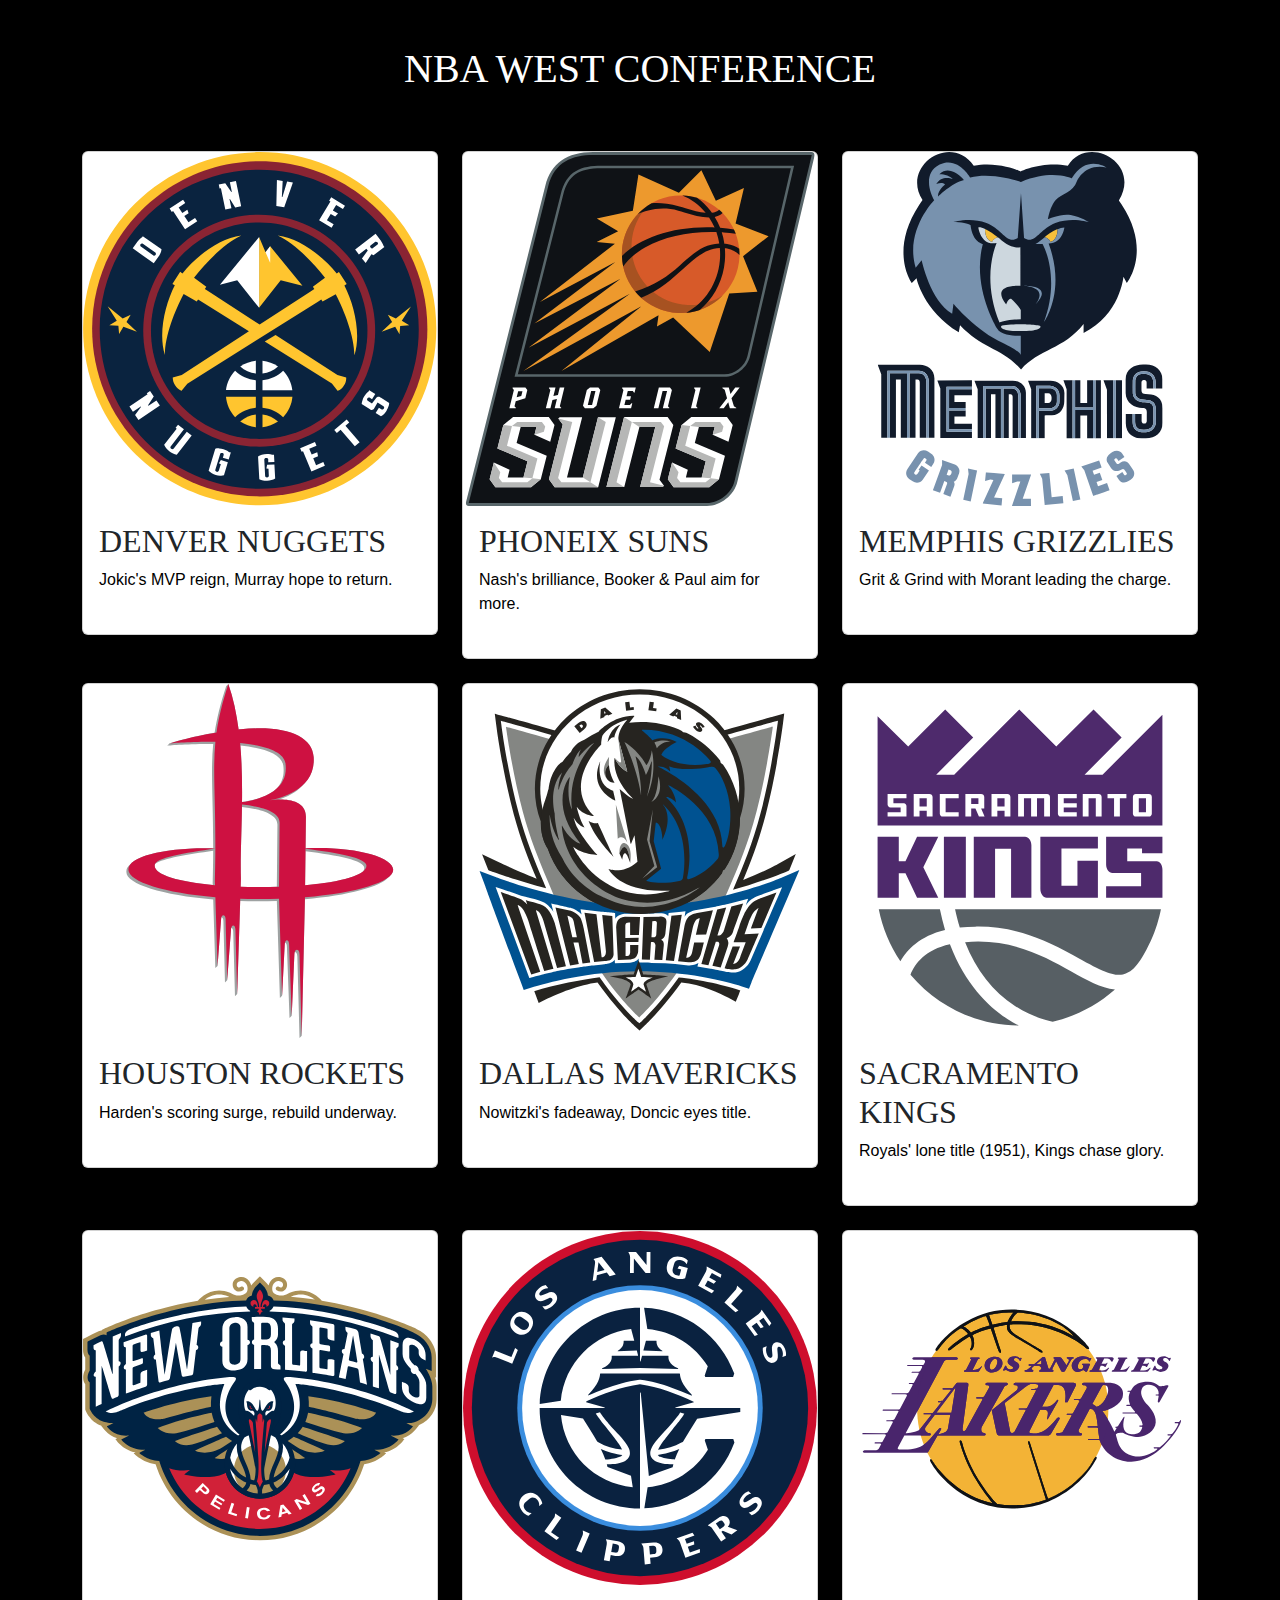
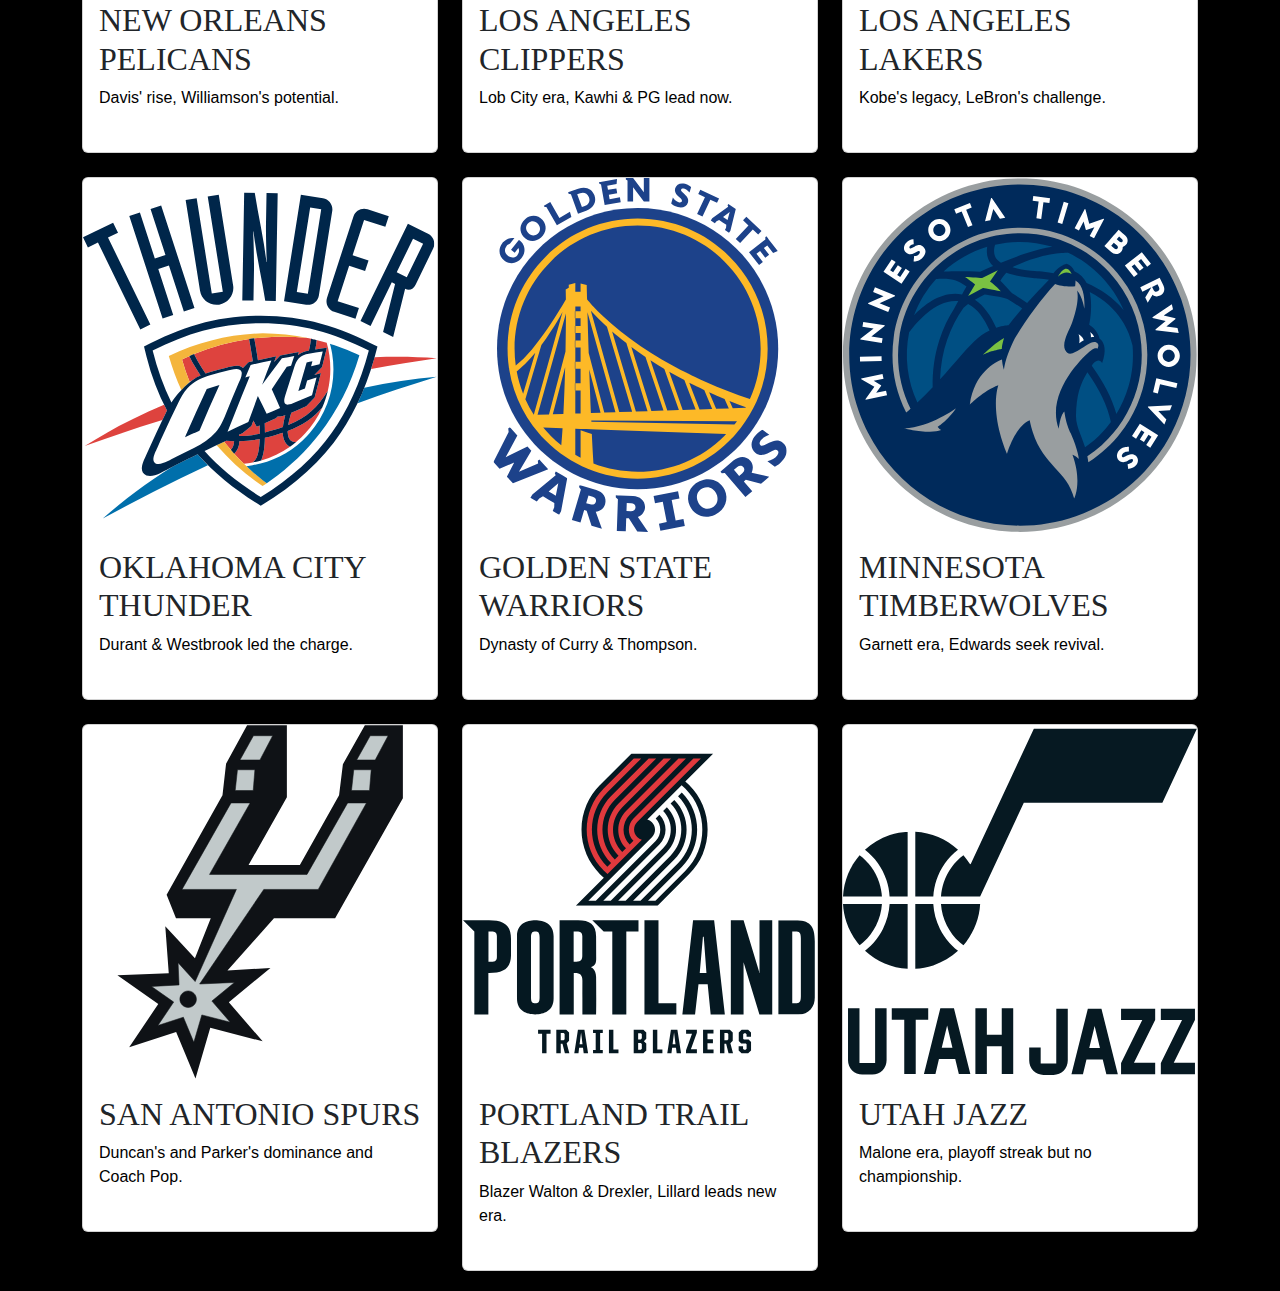
<file: west.html>
<!DOCTYPE html>
<html lang="en">
<head>
    <meta charset="UTF-8">
    <meta name="viewport" content="width=device-width, initial-scale=1.0">
    <link rel="stylesheet" href="team.css">
    <link href="https://cdn.jsdelivr.net/npm/bootstrap@5.3.3/dist/css/bootstrap.min.css" rel="stylesheet" integrity="sha384-QWTKZyjpPEjISv5WaRU9OFeRpok6YctnYmDr5pNlyT2bRjXh0JMhjY6hW+ALEwIH" crossorigin="anonymous">
    <title>Eastern Conference</title>
</head>
<body>
    <div class="wrap">
    <h1>Nba West Conference</h1>
    <div class="container">
        <div class="row row-cols-1 row-cols-md-3 g-4">
            <div class="col">
                <div class="card">
                    <img src="west teams/nuggets.svg" class="card-img-top" alt="Denver Nuggets">
                    <div class="card-body">
                        <h2>Denver Nuggets</h2>
                        <p>Jokic's MVP reign, Murray hope to return.</p>
                    </div>
                </div>
            </div>
            <div class="col">
                <div class="card">
                    <img src="west teams/sun.svg" class="card-img-top" alt="Phoneix Suns">
                    <div class="card-body">
                        <h2>Phoneix Suns</h2>
                        <p>Nash's brilliance, Booker & Paul aim for more.</p>
                    </div>
                </div>
            </div>
            <div class="col">
                <div class="card">
                    <img src="west teams/grizzlies.svg" class="card-img-top" alt="Memphis Grizzlies">
                    <div class="card-body">
                        <h2>Memphis Grizzlies</h2>
                        <p>Grit & Grind with Morant leading the charge.</p>
                    </div>
                </div>
            </div>
            <div class="col">
                <div class="card">
                    <img src="west teams/rockets.svg" class="card-img-top" alt="Houston Rockets">
                    <div class="card-body">
                        <h2>Houston Rockets</h2>
                        <p>Harden's scoring surge, rebuild underway.
                            </p>
                    </div>
                </div>
            </div>
            <div class="col">
                <div class="card">
                    <img src="west teams/mavericks.svg" class="card-img-top" alt="Dalls Mavericks">
                    <div class="card-body">
                        <h2>Dallas Mavericks</h2>
                        <p>Nowitzki's fadeaway, Doncic eyes title.
                            </p>
                    </div>
                </div>
            </div>
            <div class="col">
                <div class="card">
                    <img src="west teams/kings.svg" class="card-img-top" alt="Sacramento Kings">
                    <div class="card-body">
                        <h2>Sacramento Kings</h2>
                        <p>Royals' lone title (1951), Kings chase glory.</p>
                    </div>
                </div>
            </div>
            <div class="col">
                <div class="card">
                    <img src="west teams/pelicans.svg" class="card-img-top" alt="New Orleans Pelicans">
                    <div class="card-body">
                        <h2>New Orleans Pelicans</h2>
                        <p>Davis' rise, Williamson's potential.
                        </p>
                    </div>
                </div>
            </div>
            <div class="col">
                <div class="card">
                    <img src="west teams/clippers.svg" class="card-img-top" alt="Los Angeles Clippers">
                    <div class="card-body">
                        <h2>Los Angeles Clippers</h2>
                        <p>Lob City era, Kawhi & PG lead now.</p>
                    </div>
                </div>
            </div>
            <div class="col">
                <div class="card">
                    <img src="west teams/lakers.svg" class="card-img-top" alt="Los Angeles Lakers">
                    <div class="card-body">
                        <h2>Los Angeles Lakers</h2>
                        <p>Kobe's legacy, LeBron's challenge.</p>
                    </div>
                </div>
            </div>
            <div class="col">
                <div class="card">
                    <img src="west teams/thunders.svg" class="card-img-top" alt="Oklahoma City Thunder">
                    <div class="card-body">
                        <h2>Oklahoma City Thunder</h2>
                        <p>Durant & Westbrook led the charge. </p>
                    </div>
                </div>
            </div>
            <div class="col">
                <div class="card">
                    <img src="west teams/warriors.svg" class="card-img-top" alt="Golden State Warriors">
                    <div class="card-body">
                        <h2>Golden State Warriors</h2>
                        <p>Dynasty of Curry & Thompson.</p>
                    </div>
                </div>
            </div>
            <div class="col">
                <div class="card">
                    <img src="west teams/timberwolves.svg" class="card-img-top" alt="Minnesota Timberwolves">
                    <div class="card-body">
                        <h2>Minnesota Timberwolves</h2>
                        <p> Garnett era, Edwards seek revival.</p>
                    </div>
                </div>
            </div>
            <div class="col">
                <div class="card">
                    <img src="west teams/spurs.svg" class="card-img-top" alt="San Antonio Spurs">
                    <div class="card-body">
                        <h2>San Antonio Spurs</h2>
                        <p>Duncan's and Parker's dominance and Coach Pop.</p>
                    </div>
                </div>
            </div>
            <div class="col">
                <div class="card">
                    <img src="west teams/portland.svg" class="card-img-top" alt="Portland Trail Blazers">
                    <div class="card-body">
                        <h2>Portland Trail Blazers</h2>
                        <p>Blazer Walton & Drexler, Lillard leads new era.</p>
                    </div>
                </div>
            </div>
            
            <div class="col">
                <div class="card">
                    <img src="west teams/jazz.svg" class="card-img-top" alt="Utah Jazz">
                    <div class="card-body">
                        <h2>Utah Jazz</h2>
                        <p>Malone era, playoff streak but no championship.</p>
                    </div>
                </div>
            </div>

        </div>
    </div>
</div>
</body>
</html>
</file>
<file: style.css>
*{
    margin: 0;
    padding: 0;
    font-family: arial;
    box-sizing: border-box;
    color: aliceblue;
}
.parent {
    background: linear-gradient(rgba(0,0,0,0.7), rgba(0,0,0,0.7)), url('bg/anime.gif');
    background-position: center;
    background-size: cover;
    width: 100%;
    min-height: 100vh;
    max-width: 100%;
    padding: 20px;
    height: auto;
}

.Logo{
    width: 15%;
    min-height: 100px;
    padding-top: 20px;
    float: left;
}
.nba a{
    display: block; 
    margin-left: 20px; 
    margin-top: 15px;
    color: white; 
    text-decoration: none; 
    font-size: 25px;
    font-weight: 900;
    font-family: Verdana;
}
.Nav {
    width: 85%;
    min-height: 100px;
    float: right;
    line-height: 100px;
    text-align: center;
    padding-left: 20px;
}

.Nav a {
    display: inline-block; 
    margin-left: 20px; 
    color: white; 
    text-decoration: none; 
}

h3{
    float: left;
    font-size: 20px;
    margin-right: 30px;
}
.nba a:hover {
    color: yellow;
    transition: color 0.5s ease; 
    text-decoration: underline;
    
}
h3:hover {
    color: yellow;
    transition: color 0.5s ease; 
    text-decoration: underline;
    
}
.sidebar {
    position: fixed;
    top: 0;
    right: 0;
    width: 110px;
    height: 100px;
    display: flex;
    flex-direction: column;
    align-items: center;
    padding: 20px 0; 
    background: transparent;
    transition: width 0.3s ease;
}
.sidebar:hover {
    width: 260px;
    height: 100%;
    background: rgba(255, 255, 255, 0.2);
    backdrop-filter: blur(17px);
    border-right: 1px solid rgba(255, 255, 255, 0.7);
}
.sidebar .logo {
    padding-right: 50px;
    color: #000;
    display: flex;
}
.logo img {
    width: 90px;
    border-radius: 50%;
}
.logo h2 {  
    margin-top: 15px;
    font-size: 1.15rem;
    font-weight: 600;
    margin-left: 15px;
    display: none;
}
.sidebar:hover .logo h2 {
    display: block;
}
.sidebar .links {
    list-style: none;
    margin-top: 20px;
    overflow-y: auto;
    scrollbar-width: none;
    height: calc(100% - 140px);
}
.sidebar .links::-webkit-scrollbar {
    display: none;
}
.links li {
    display: flex;
    border-radius: 4px;
    align-items: center;
}
.links li:hover {
    cursor: pointer;
    background: #0c0908;
}
.links h4 {
    color: #222;
    font-weight: 500;
    display: none;
    margin-bottom: 10px;
}
.links hr {
    margin: 10px 8px;
    border: 1px solid #4c4c4c;
}
.links li a {
    padding: 10px;
    color: white;
    display: none;
    font-weight: 500;
    white-space: nowrap;
    text-decoration: none;
    line-height: 40px;
}
.sidebar:hover .links li a {
    display: block;
}
.box {
    width: 100%;
    background-repeat: no-repeat;
    background-size: cover;
    min-height: 100vh;
    padding: 20px; 
}
.image:hover, .image1:hover  {
    opacity: 0.5;
  }
h1{
    padding-top: 80px;
    padding-left: 50px;
    font-size: 100px;
    color: white;
    font-family: Verdana;
}
p{
    padding: 50px;
    line-height: 40px;
    font-family: Georgia;
    text-align: justify;
    font-size: 30px;
}
img{
    display: block;
    margin-left: auto;
    margin-right: auto;
    width: 50%;
}
h4{
    text-align: center;
    color: black;
}
.footer {
    width: 100%;
    min-height: 150px;
    padding: 20px;
    background-color: #0c0908;
    color: white;
    text-align: center;
}
.Flogo{
    width: 120px;
    height: 80px;
}
.loc{
    text-align: center;
}

h6{
    padding: 300px 200px 400px 200px;
    font-size: 20px;   
    color: white;
    text-align: justify;
    font-family: Cambria;
}
h5{
    font-size: 20px;
}
.about_bg{
    background: linear-gradient(rgba(0,0,0,0.7), rgba(0,0,0,0.7)), url('court.avif');
    background-position: center;
    background-size: cover;
    background-attachment: fixed;
    width: 100%;
    min-height: 100vh;
    
}
.sched_bg{
    background: linear-gradient(rgba(0,0,0,0.7), rgba(0,0,0,0.7)), url('bg/schedule.jpg');
    background-position: center;
    background-size: cover;
    background-attachment: fixed;
    width: 100%;
    min-height: 100vh;
    max-width: 100%;
    height: auto;
    
}
.All-Star{
    text-align: center;
    font-size: 70px;
    color: white;
    font-family: Verdana;
    
}
.list{
    padding-top: 100px;
    text-align: center;
    font-size: 40px;
    font-family: Georgia;
    color: white;
    align-content: center;
}
form {
    background: linear-gradient(rgba(0,0,0,0.7), rgba(0,0,0,0.7)), url('bg/schedule.jpg');
    background-position: center;
    background-size: cover;
    background-attachment: fixed;
    min-height: 500px;
    padding: 50px;
    text-align: center;
    display: flex;
    flex-direction: column;
    align-content: center;
}
.inputBox {
    position: relative;
    width: 300px;
    margin-bottom: 40px;
    margin: 0 auto 40px;
    padding-bottom: 30px;
}
 
.inputBox input {
    position: relative;
    width: 300px;
    padding: 10px 0px;
    background: transparent;
    border: none;
    border-bottom: 2px solid  white;
    outline: none;
    color: #fff;
    font-size: 1em;
    letter-spacing: 0.15em;
}
 
.inputBox label {
    position: absolute;
    left: 0;
    padding: 10px 0;
    pointer-events: none;
    color: #999;
    text-transform: uppercase;
}
.want{
    font-size: 20px;
    font-family: Verdana;
}
.submit input[type="submit"] {
    padding: 15px;
    width: 250px;
    border-radius: 50px;
    color: black;
    font-size: 1.15em;
    letter-spacing: 0.1em;
    cursor: pointer;
    transition: 0.5s;
}
.history{
    padding: 30px;
    text-align: center;
    font-size: 20px;
    
}
.history span{
    text-align: center;
    font-size: 50px;
    font-family: Verdana;
}
.Naismith{
    position: relative;
    height: 400px;
    width: 300px;
    filter: contrast(120%);
    margin-bottom: 50px;
}
select{
    background: transparent;
    border: none; 
    border-bottom: 2px solid white;
    height: 30px;
    width: 300px;
    color: white;
}
select option{
    color: #000;
}
iframe{
    width: 1000px;
    height: 500px;
    border-radius: 20px;
    margin-bottom: 50px;
}

@media only screen and (max-width: 1100px) {
    .sidebar {
        width: 80px;
    }
    .Nav{
        align-content: left;
    }
    .Logo{
        width: 10%;
        padding-left: 20px;
    }
    h3{
        font-size: 16px;
        margin-left: 0;
        padding-left:0px;
    }
    
    .nba a{
        margin-top: 40px;
        font-size: 20px;
        margin-left: 10px;
    }
    .box{
    background-position: center;
    background-size: cover;
    height: auto;
    width: auto;
    }
    h1{
        margin-left: 50px;
        font-size: 10px;
        font-size: 60px;
        padding: 0;
        align-items: center;
    }
    p{
        font-size: 20px;
        padding: 50px; 
    }
    .Logo{
        margin-left: 0px;
        padding: 0px;
    }
    .logo1{
       padding: 0px;
    }
    .footer{
        h5{
        font-size: 15px;
        text-align: center;
        }
    }
    .sidebar:hover{
        width: 220px;
    }
    .logo img{
        width: 90px;
        margin-left: 20px;
    }
    .logo h2{
        margin-top: 15px;
        font-size: 15px;
        margin-left: 0px;
    }
    .sidebar img{
        margin-right: 12px;
    }
    h6{
        padding: 380px 50px 200px 50px;
        font-size: 17px;
    }
    .All-Star{
        padding-top: 170px;
        font-size: 50px;
    }
    .submit input[type="submit"]{
        width: 150px;
    }
    .list{
        padding: 20px 50px;
        font-size: 40px;
    }
    iframe{
        width: 700px;
        height: 400px;
    }
    
}

@media only screen and (max-width: 900px) {
    .sidebar {
        width: 80px;
    }
    .Nav{
        display: none;
    }
    .box{
    background-position: center;
    background-size: cover;
    min-height: 250px;
    }
    h1{
        margin-left: 40px;
        font-size: 50px;
        padding: 0;
        align-items: center;
    }
    p{
        font-size: 20px;
        align-content: center;
        line-height: 35px;
    }
    .Logo{
        align-content: right;
    }
    .footer{
        h5{
        font-size: 15px;
        text-align: center;
        }
    }
    .sidebar:hover{
        width: 200px;
    }
    .logo img{
        margin: 0px;
        width: 90px;
    }
    .nba{
        padding-left: 10px;
        display: block;
        font-size: 25px;
        font-weight: 900;
        font-family: Verdana;
    }

    .logo1{
        display: none;
    }
    .logo h2{
        margin-left: 5px;
        font-size: 12px;
        margin-top: 25px;
    }
    h6{
        padding: 300px 30px 0px 30px;
        padding-bottom: 100px;
        text-align: justify;
        font-size: 15px;
        
    }
    .submit input[type="submit"]{
        width: 100px;
    }
    .All-Star{
        padding-top: 170px;
        font-size: 30px ;
    }
    .list{
        padding-bottom: 100px;
        font-size: 20px;
    }
    .want{
        font-size: 15px;
    }
    .history{
        text-align: center;
        font-size: 15px;
    }
    .Naismith{
        width: 200px;
        height: 300px;    
}
iframe{
    width:500px;
    height: 350px;
    border-radius: 20px;
}
}
@media only screen and (max-width: 600px){
    iframe{
    width: 340px;
    height: 350px;
    }
    .All-Star{
        padding-right: 30px;
    }
}
</file>
<file: team.css>
@import url('https://fonts.googleapis.com/css2?family=Archivo+Black&display=swap');
* {
    margin: 0;
    padding: 0;
    font-family: arial;
    box-sizing: border-box;
    color: white;
}
h1{
    padding-top: 25px;
    padding-bottom: 50px;
    color: white;
    text-transform: uppercase;
    font-family: Impact;
    text-align: center;
    
}
.parent {
    background: linear-gradient(rgba(0,0,0,0.7), rgba(0,0,0,0.7)), url('back.jpg');
    background-position: center;
    background-size: cover;
    width: 100%;
    min-height: 100vh;
    padding: 20px;
    display: flex;
    justify-content: center;
    align-items: center;
}

.east, .west {
    width: 50%;
    text-align: center; 
}

.east img, .west img {
    max-width: 100%; 
    height: auto;
}

h2{
    text-transform: uppercase;
    font-family: Haettenschweiler;
    font-size: 5px;
}

.wrap{
    
    background-color: black;
    padding-top: 20px;
    padding-bottom: 20px;
}
p{
    padding-bottom: 10px;
    color: black;
}
.card:hover{
    background-color: cadetblue;
}

.one:hover{
    display: none;
}
</file>
<file: hof.css>
*{
    margin: 0;
    padding: 0;

    color: aliceblue;
}
.parent {
    background: linear-gradient(rgba(0,0,0,0.7), rgba(0,0,0,0.7)), url('bg/kobe.gif');
    background-position: center;
    background-size: cover;
    width: 100%;
    min-height: 100vh;
    max-width: 100%;
    padding: 20px;
    height: auto;
}

.Logo{
    width: 15%;
    min-height: 100px;
    padding-top: 20px;
    float: left;
}
.nba a{
    display: block; 
    margin-left: 20px; 
    margin-top:5px;
    color: white; 
    text-decoration: none; 
    font-size: 25px;
    font-weight: 900;
    font-family: Verdana;
}
.Nav {
    width: 85%;
    min-height: 100px;
    float: right;
    line-height: 100px;
    text-align: center;
}

.Nav a {
    display: inline-block; 
    margin-left: 20px; 
    color: white; 
    text-decoration: none; 
}

h3{
    float: left;
    font-size: 20px;
    font-weight: 700;
    padding: 20px;
}
.nba a:hover {
    color: yellow;
    transition: color 0.5s ease; 
    text-decoration: underline;
    
}
h3:hover {
    color: yellow;
    transition: color 0.5s ease; 
    text-decoration: underline;
    
}
img{
    min-height: 100vh;
}


@media only screen and (max-width: 1100px) {
    .Nav{
        align-content: left;
    }
    .Logo{
        width: 10%;
        padding-left: 20px;
    }
    h3{
        font-size: 16px;
        margin-left: 0;
        padding-left:0px;
    }
    
    .nba a{
        margin-top: 0px;
        font-size: 20px;
        margin-left: 10px;
    }
    
}

@media only screen and (max-width: 900px) {
    
    .Nav{
        display: none;
    }
    .Logo{
        align-content: right;
    }
    .nba{
        padding-left: 10px;
        display: block;
        font-size: 25px;
        font-weight: 900;
        font-family: Verdana;
    }
    .nba a{
        margin-top: 0px;
        font-size: 20px;
        margin-left: 0px;
    }


}
</file>
